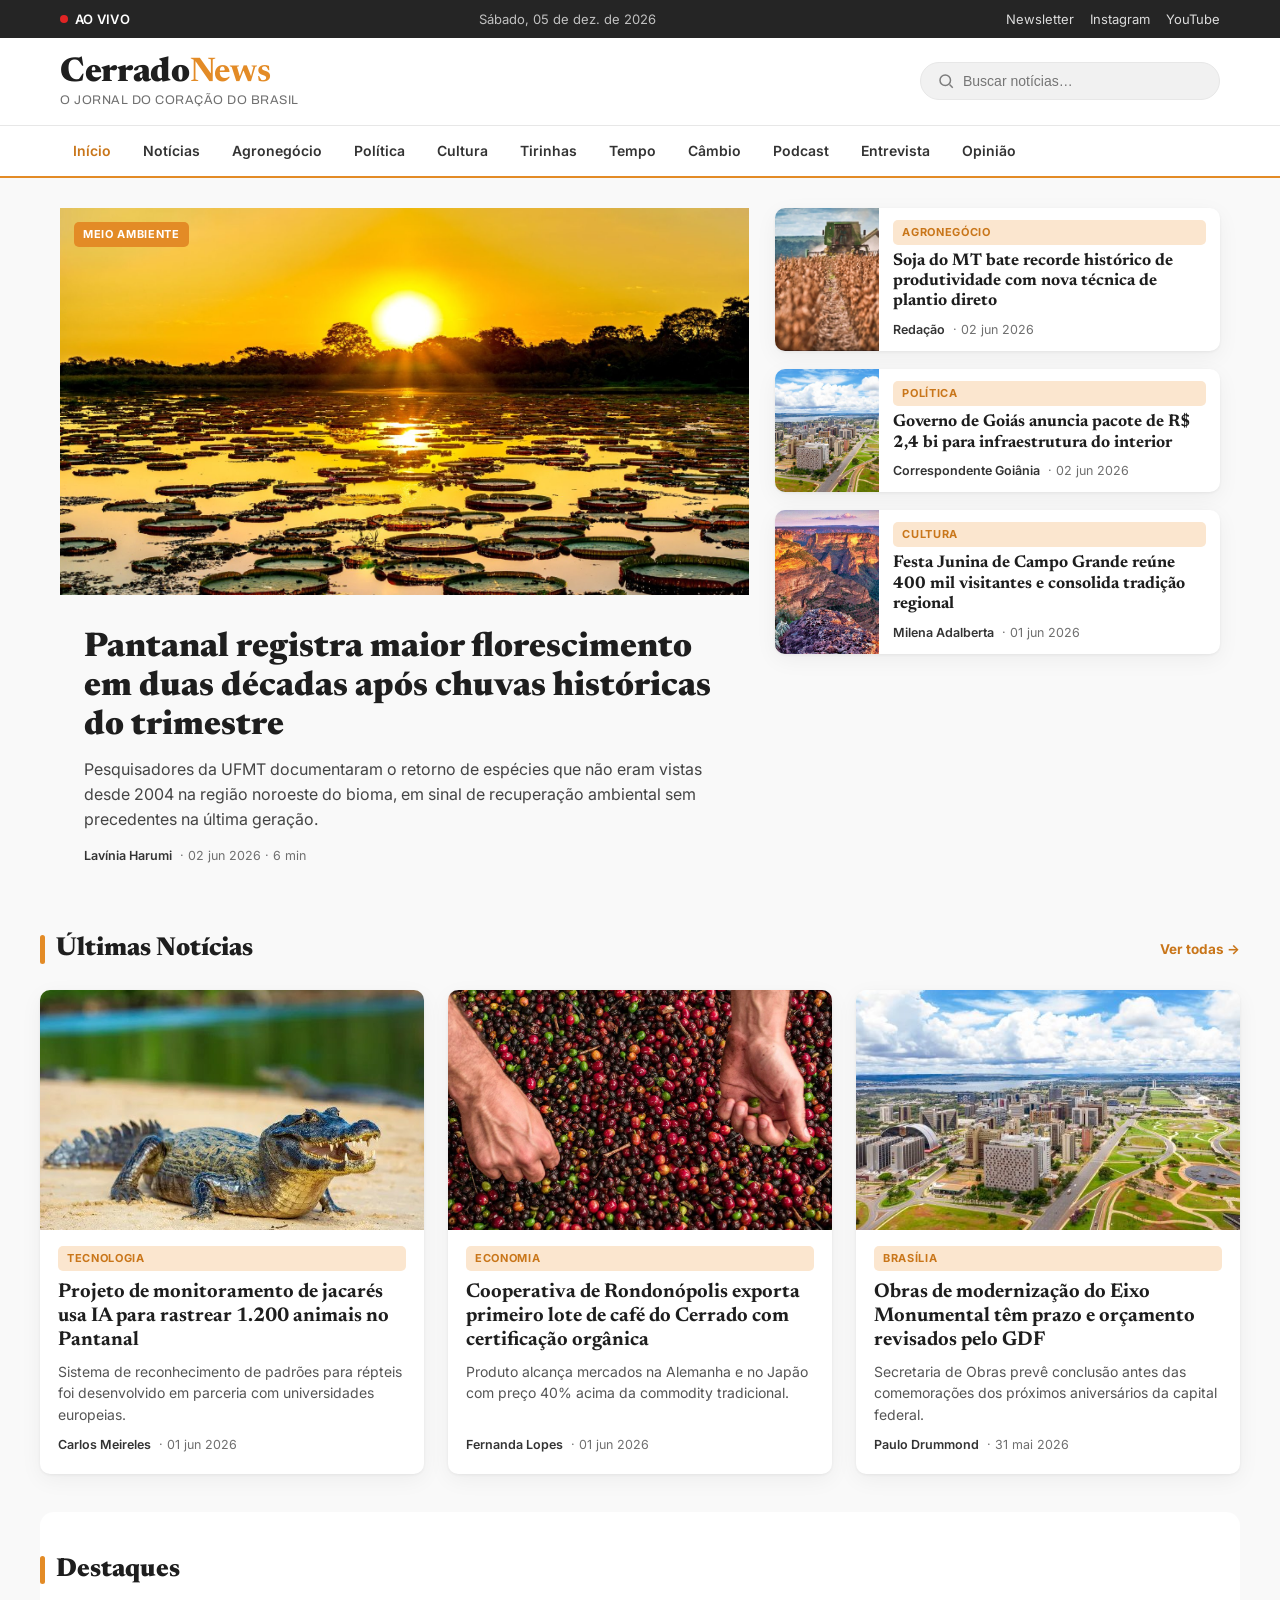
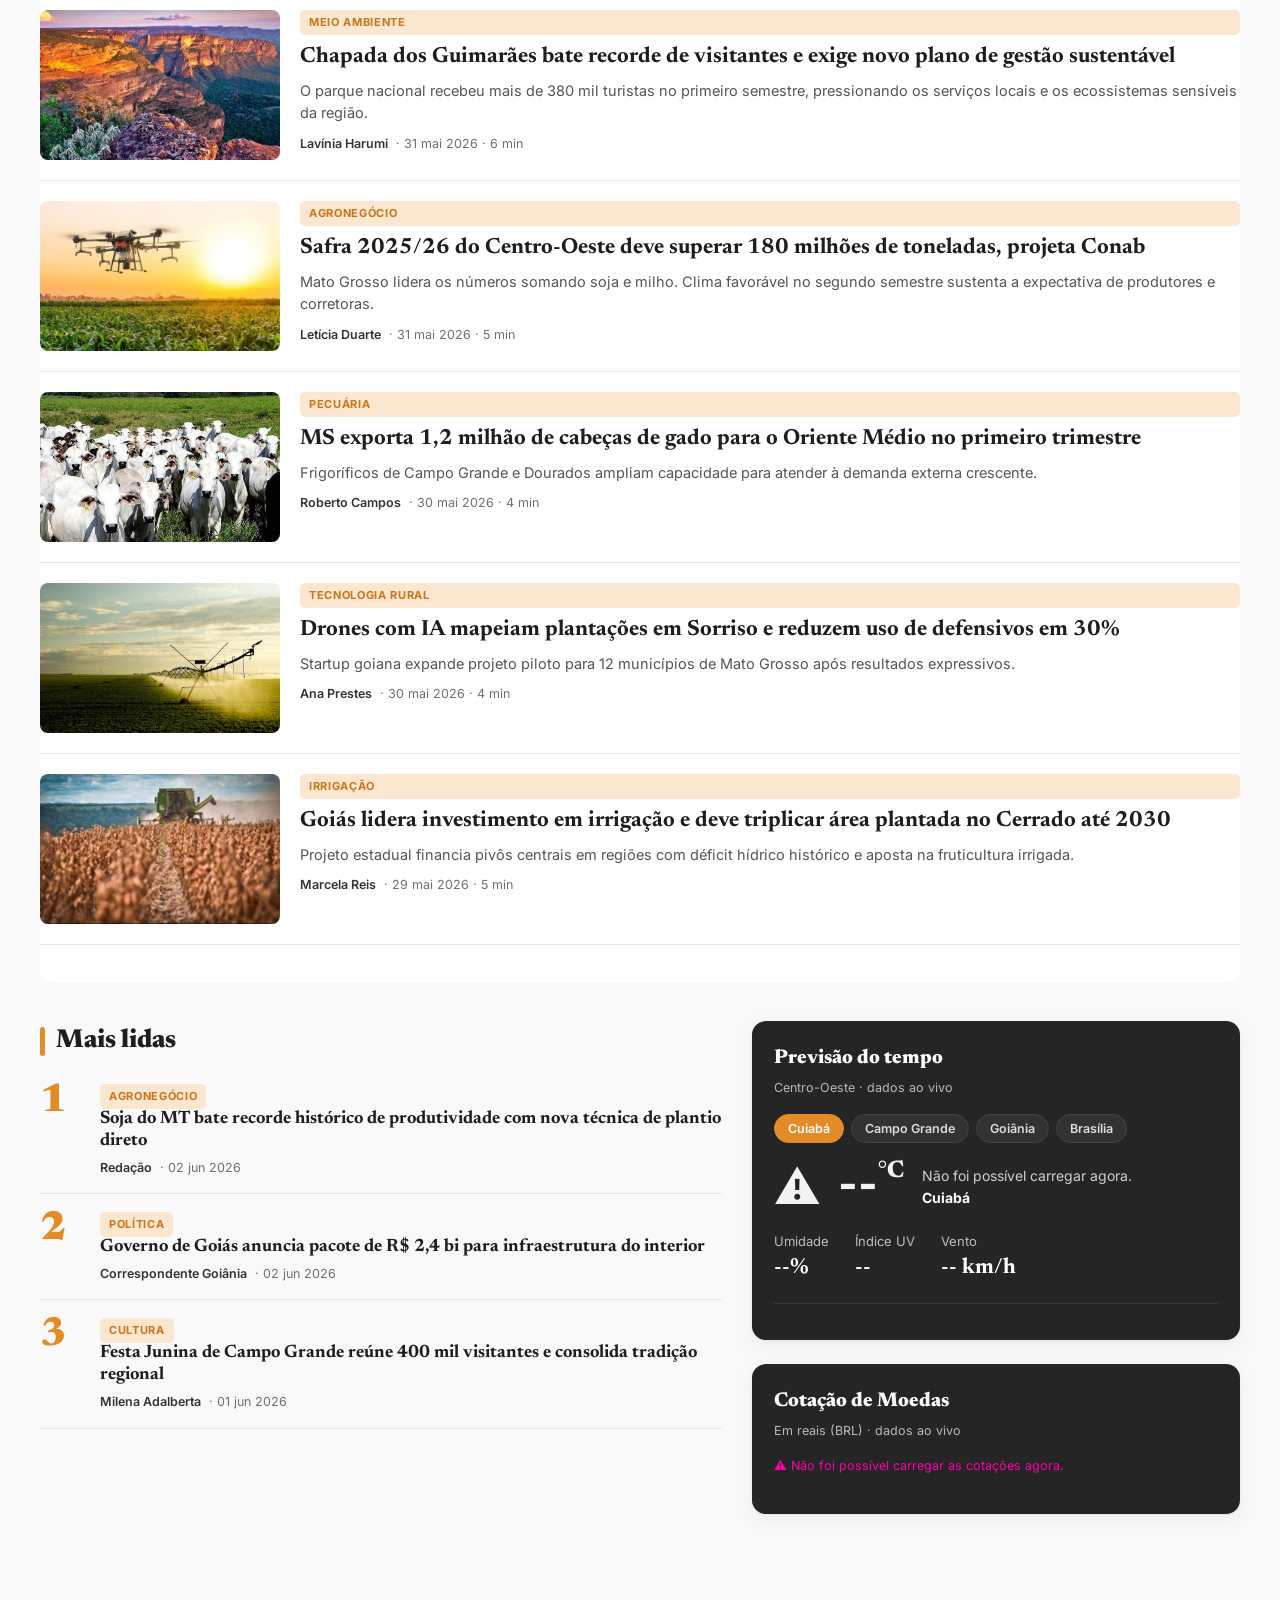
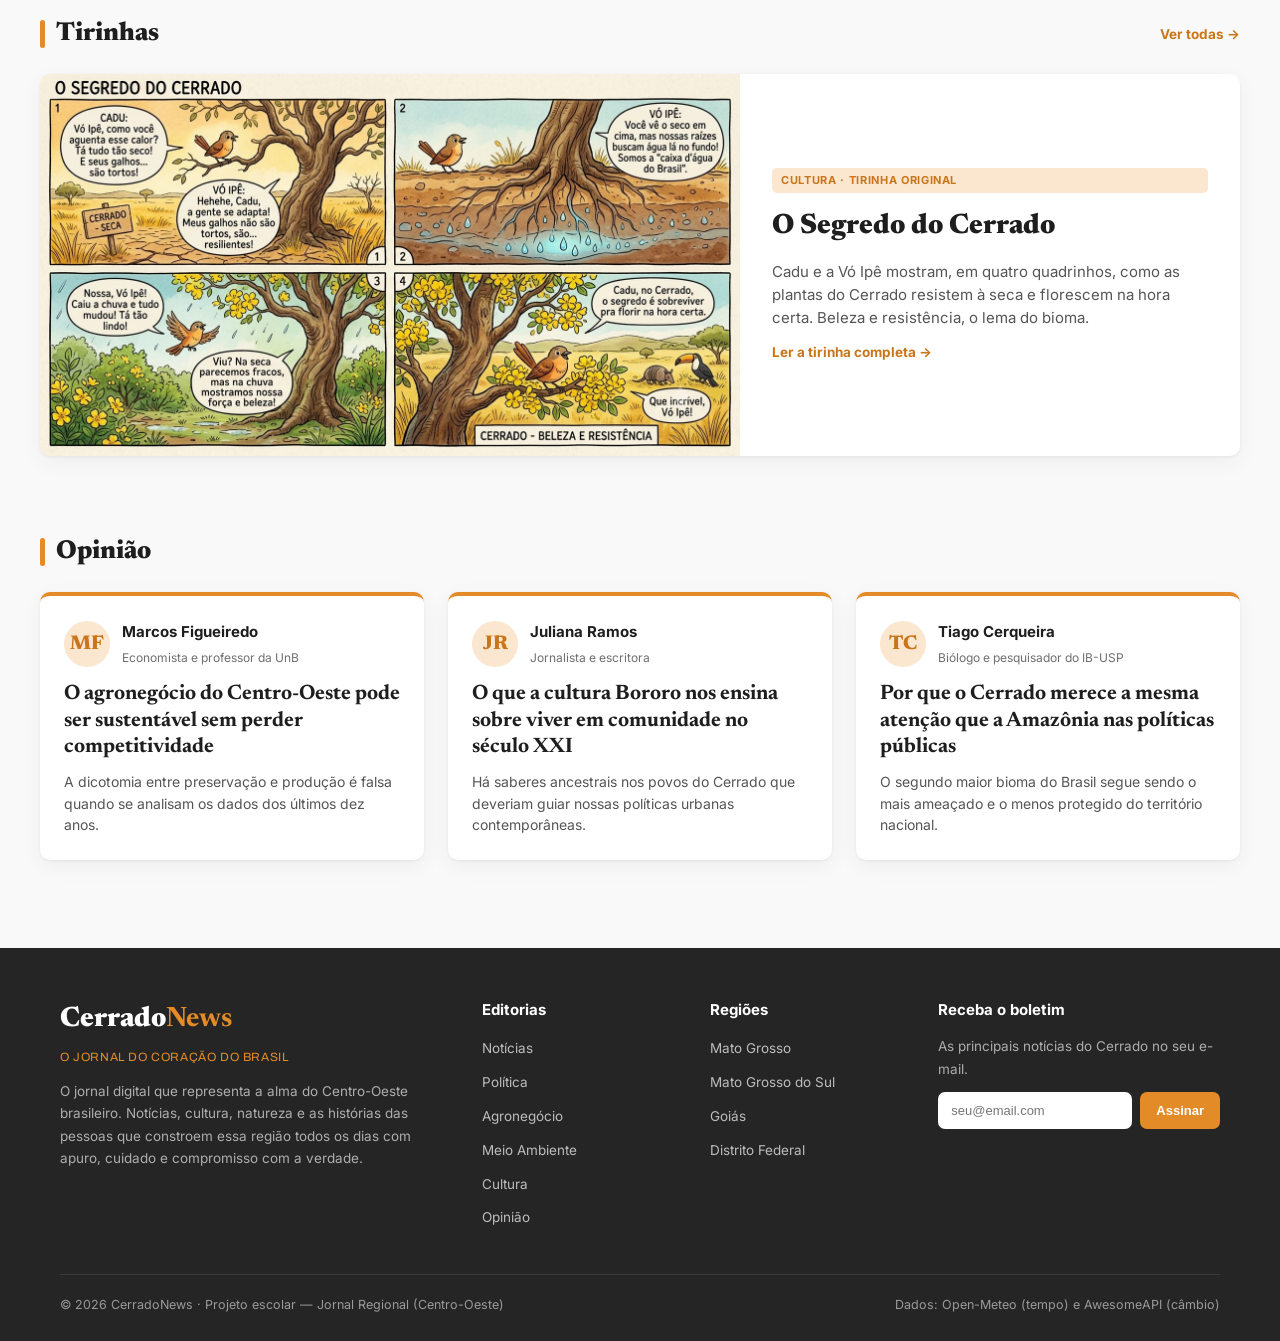
<file: index.html>
<!DOCTYPE html>
<html lang="pt-BR">
<head>
<meta charset="UTF-8">
<meta name="viewport" content="width=device-width, initial-scale=1.0">
<title>CerradoNews — O Jornal do Coração do Brasil</title>
<meta name="description" content="O jornal digital que representa a alma do Centro-Oeste brasileiro: notícias, cultura, natureza e agronegócio de GO, MT, MS e DF.">
<link rel="preconnect" href="https://fonts.googleapis.com">
<link rel="preconnect" href="https://fonts.gstatic.com" crossorigin>
<link href="https://fonts.googleapis.com/css2?family=Newsreader:ital,opsz,wght@0,6..72,400;0,6..72,500;0,6..72,700;0,6..72,800;1,6..72,400;1,6..72,500&family=Inter:wght@400;500;600;700;800&family=Archivo:wght@400;500;600&family=Spectral:wght@400;500;600&display=swap" rel="stylesheet">
<link rel="stylesheet" href="css/style.css">
<style>
@import url('https://fonts.googleapis.com/css2?family=Newsreader:ital,opsz,wght@0,6..72,400;0,6..72,500;0,6..72,700;0,6..72,800;1,6..72,400;1,6..72,500&family=Inter:wght@400;500;600;700;800&family=Archivo:wght@400;500;600&family=Spectral:wght@400;500;600&display=swap');
:root{--orange:#e38b26;--orange-dark:#c9761a;--orange-tint:#fbe6cf;--ink:#1e1e1e;--dark:#252525;--dark-2:#323232;--bg:#f9f9f9;--card:#ffffff;--muted:#6f6f6f;--line:#e7e7e7;--live:#e02424;--maxw:1200px;--radius:10px;--shadow:0 1px 3px rgba(0,0,0,.06),0 6px 22px rgba(0,0,0,.05)}
*{box-sizing:border-box;margin:0;padding:0}
html{scroll-behavior:smooth;scroll-padding-top:140px}
body{font-family:"Inter",system-ui,Arial,sans-serif;background:var(--bg);color:var(--ink);line-height:1.55;-webkit-font-smoothing:antialiased}
img{display:block;max-width:100%}
a{color:inherit;text-decoration:none}
.wrap{max-width:var(--maxw);margin:0 auto;padding:0 20px}
h1,h2,h3,h4,.serif{font-family:"Newsreader","Georgia",serif}
.topbar{background:var(--dark);color:#dcdcdc;font-size:13px}
.topbar .wrap{display:flex;align-items:center;justify-content:space-between;height:38px}
.topbar a:hover{color:#fff}
.live{display:inline-flex;align-items:center;gap:7px;color:#fff;font-weight:600;letter-spacing:.02em}
.live .dot{width:8px;height:8px;border-radius:50%;background:var(--live);box-shadow:0 0 0 0 rgba(224,36,36,.6);animation:pulse 1.6s infinite}
@keyframes pulse{0%{box-shadow:0 0 0 0 rgba(224,36,36,.55)}70%{box-shadow:0 0 0 8px rgba(224,36,36,0)}100%{box-shadow:0 0 0 0 rgba(224,36,36,0)}}
.topbar .date{opacity:.85}
.topbar .social{display:flex;gap:16px}
.masthead{background:var(--card);border-bottom:1px solid var(--line)}
.masthead .wrap{display:flex;align-items:center;justify-content:space-between;gap:24px;padding:18px 20px}
.brand{display:flex;flex-direction:column;line-height:1}
.brand .logo{font-family:"Newsreader",serif;font-weight:800;font-size:34px;letter-spacing:-.01em;color:var(--ink)}
.brand .logo b{color:var(--orange)}
.brand .tagline{font-family:"Archivo",Inter,sans-serif;font-size:12.5px;color:var(--muted);margin-top:4px;letter-spacing:.04em;text-transform:uppercase}
.search{display:flex;align-items:center;gap:8px;background:#f1f1f1;border:1px solid var(--line);border-radius:999px;padding:9px 16px;min-width:300px}
.search input{border:0;background:transparent;outline:0;font-size:14px;width:100%;color:var(--ink)}
.search svg{flex:0 0 auto;opacity:.55}
.nav{background:var(--card);border-bottom:2px solid var(--orange);position:sticky;top:0;z-index:50}
.nav .wrap{display:flex;align-items:center;gap:6px;height:50px;overflow-x:auto}
.nav a{font-size:14px;font-weight:600;color:#333;padding:8px 13px;border-radius:7px;white-space:nowrap;transition:.15s}
.nav a:hover{background:var(--orange-tint);color:var(--orange-dark)}
.nav a.active{color:var(--orange-dark)}
.sec{padding:38px 0}
.sec-head{display:flex;align-items:center;justify-content:space-between;margin-bottom:20px}
.sec-title{font-size:26px;font-weight:800;position:relative;padding-left:16px}
.sec-title::before{content:"";position:absolute;left:0;top:6px;bottom:6px;width:5px;background:var(--orange);border-radius:3px}
.see-all{font-family:"Inter";font-size:13.5px;font-weight:700;color:var(--orange-dark)}
.see-all:hover{text-decoration:underline}
.cat{display:inline-block;font-family:"Inter";font-size:11px;font-weight:700;text-transform:uppercase;letter-spacing:.06em;color:var(--orange-dark);background:var(--orange-tint);padding:4px 9px;border-radius:5px}
.meta{font-family:"Inter";font-size:12.5px;color:var(--muted);display:flex;gap:8px;align-items:center;flex-wrap:wrap}
.meta b{color:#333;font-weight:600}
.hero{padding-top:30px}
.hero-grid{display:grid;grid-template-columns:1.55fr 1fr;gap:26px}
.feature{background:var(--card);border-radius:var(--radius);overflow:hidden;box-shadow:var(--shadow)}
.feature .ph{position:relative;aspect-ratio:16/9;overflow:hidden}
.feature .ph img{width:100%;height:100%;object-fit:cover;transition:.4s}
.feature:hover .ph img{transform:scale(1.04)}
.feature .body{padding:22px 24px 26px}
.feature h2{font-size:34px;line-height:1.14;margin:12px 0 12px;font-weight:800}
.feature p{color:#444;font-size:16px;margin-bottom:14px}
.feature .cat{position:absolute;top:14px;left:14px;background:var(--orange);color:#fff}
.side{display:flex;flex-direction:column;gap:18px}
.mini{display:grid;grid-template-columns:104px 1fr;gap:14px;background:var(--card);border-radius:var(--radius);overflow:hidden;box-shadow:var(--shadow);padding:0}
.mini .ph{width:104px;height:100%;min-height:104px;overflow:hidden}
.mini .ph img{width:100%;height:100%;object-fit:cover}
.mini .body{padding:12px 14px 12px 0;display:flex;flex-direction:column;gap:7px;justify-content:center}
.mini h3{font-size:17px;line-height:1.2;font-weight:700}
.mini:hover h3{color:var(--orange-dark)}
.cards{display:grid;grid-template-columns:repeat(3,1fr);gap:24px}
.card{background:var(--card);border-radius:var(--radius);overflow:hidden;box-shadow:var(--shadow);display:flex;flex-direction:column}
.card .ph{aspect-ratio:16/10;overflow:hidden}
.card .ph img{width:100%;height:100%;object-fit:cover;transition:.4s}
.card:hover .ph img{transform:scale(1.05)}
.card .body{padding:16px 18px 20px;display:flex;flex-direction:column;gap:9px;flex:1}
.card h3{font-size:20px;line-height:1.2;font-weight:700}
.card:hover h3{color:var(--orange-dark)}
.card p{color:#555;font-size:14px;flex:1}
.list-row{display:grid;grid-template-columns:240px 1fr;gap:20px;padding:20px 0;border-bottom:1px solid var(--line)}
.list-row:first-child{padding-top:0}
.list-row .ph{aspect-ratio:16/10;border-radius:8px;overflow:hidden}
.list-row .ph img{width:100%;height:100%;object-fit:cover;transition:.4s}
.list-row:hover .ph img{transform:scale(1.05)}
.list-row .body{display:flex;flex-direction:column;gap:9px}
.list-row h3{font-size:22px;line-height:1.2;font-weight:700}
.list-row:hover h3{color:var(--orange-dark)}
.list-row p{color:#555;font-size:14.5px}
.lower{display:grid;grid-template-columns:1.4fr 1fr;gap:30px;align-items:start}
.ranked{counter-reset:rk}
.ranked .item{display:grid;grid-template-columns:46px 1fr;gap:14px;padding:16px 0;border-bottom:1px solid var(--line)}
.ranked .item:first-child{padding-top:0}
.ranked .num{counter-increment:rk;font-family:"Newsreader",serif;font-size:40px;font-weight:800;color:var(--orange);line-height:1}
.ranked .num::before{content:counter(rk)}
.ranked h3{font-size:18px;line-height:1.22;font-weight:700;margin-bottom:5px}
.ranked .item:hover h3{color:var(--orange-dark)}
.widget{background:var(--dark);color:#f3f3f3;border-radius:14px;padding:22px;margin-bottom:24px;box-shadow:var(--shadow)}
.widget h3{font-size:20px;font-weight:800;color:#fff;margin-bottom:4px}
.widget .sub{font-size:12.5px;color:#b9b9b9;margin-bottom:16px}
.wx-tabs{display:flex;gap:7px;flex-wrap:wrap;margin-bottom:18px}
.wx-tabs button{font-family:"Inter";font-size:12.5px;font-weight:600;color:#dcdcdc;background:var(--dark-2);border:1px solid #444;border-radius:999px;padding:6px 13px;cursor:pointer;transition:.15s}
.wx-tabs button.active,.wx-tabs button:hover{background:var(--orange);border-color:var(--orange);color:#fff}
.wx-now{display:flex;align-items:center;gap:18px;margin-bottom:18px}
.wx-now .ico{font-size:46px;line-height:1}
.wx-temp{font-family:"Newsreader",serif;font-size:58px;font-weight:800;line-height:.9}
.wx-temp span{font-size:24px;vertical-align:top}
.wx-desc{font-size:14px;color:#cfcfcf}
.wx-desc .city{font-weight:700;color:#fff}
.wx-stats{display:flex;gap:26px;margin-bottom:18px}
.wx-stats div{font-size:13px;color:#bdbdbd}
.wx-stats b{display:block;font-family:"Newsreader",serif;font-size:22px;color:#fff;font-weight:700}
.wx-forecast{display:grid;grid-template-columns:repeat(4,1fr);gap:8px;border-top:1px solid #3a3a3a;padding-top:14px}
.wx-forecast .d{text-align:center;font-size:12px;color:#bdbdbd}
.wx-forecast .d .e{font-size:22px;margin:3px 0}
.wx-forecast .d b{color:#fff;font-size:13px}
.fx-row{display:flex;align-items:center;justify-content:space-between;padding:13px 0;border-bottom:1px solid #3a3a3a}
.fx-row:last-child{border-bottom:0}
.fx-name{display:flex;align-items:center;gap:11px;font-size:14px}
.fx-name .sym{width:34px;height:34px;border-radius:50%;background:var(--dark-2);display:grid;place-items:center;font-size:16px;font-weight:700;color:var(--orange)}
.fx-val{text-align:right;font-family:"Spectral",serif}
.fx-val .price{font-size:18px;font-weight:600;color:#fff}
.fx-val .chg{font-size:12px;font-family:"Inter"}
.up{color:#4ade80}.down{color:#f87171}
.fx-foot{font-size:11px;color:#9a9a9a;margin-top:14px;text-align:right}
.strip{background:var(--card);border-radius:var(--radius);box-shadow:var(--shadow);overflow:hidden;display:grid;grid-template-columns:1.4fr 1fr}
.strip .ph{background:#f3ead9}
.strip .ph img{width:100%;height:100%;object-fit:contain}
.strip .body{padding:30px 32px;display:flex;flex-direction:column;justify-content:center;gap:12px}
.strip .body h3{font-size:28px;font-weight:800}
.strip .body p{color:#555;font-size:15px}
.op-grid{display:grid;grid-template-columns:repeat(3,1fr);gap:24px}
.op{background:var(--card);border-radius:var(--radius);box-shadow:var(--shadow);padding:24px;border-top:4px solid var(--orange)}
.op .who{display:flex;align-items:center;gap:12px;margin-bottom:14px}
.op .av{width:46px;height:46px;border-radius:50%;background:var(--orange-tint);color:var(--orange-dark);display:grid;place-items:center;font-weight:800;font-family:"Newsreader",serif;font-size:20px}
.op .who b{font-size:15px;display:block}
.op .who span{font-size:12px;color:var(--muted)}
.op h3{font-size:21px;line-height:1.25;font-weight:700;margin-bottom:10px}
.op:hover h3{color:var(--orange-dark)}
.op p{font-size:14px;color:#555}
footer{background:var(--dark);color:#cfcfcf;margin-top:50px;padding:50px 0 26px}
.foot-grid{display:grid;grid-template-columns:2fr 1fr 1fr 1.4fr;gap:34px}
footer .logo{font-family:"Newsreader",serif;font-weight:800;font-size:28px;color:#fff}
footer .logo b{color:var(--orange)}
footer .tagline{font-family:"Archivo",Inter;font-size:12px;text-transform:uppercase;letter-spacing:.05em;color:var(--orange);margin:6px 0 14px}
footer p.desc{font-size:13.5px;line-height:1.65;color:#aeaeae;max-width:380px}
footer h4{color:#fff;font-size:15px;margin-bottom:14px;font-family:"Inter";font-weight:700}
footer ul{list-style:none}
footer li{margin-bottom:9px}
footer li a{font-size:13.5px;color:#bdbdbd}
footer li a:hover{color:var(--orange)}
.news-form{display:flex;gap:8px;margin-top:12px}
.news-form input{flex:1;border:0;border-radius:7px;padding:11px 13px;font-size:13px}
.news-form button{background:var(--orange);color:#fff;border:0;border-radius:7px;padding:0 16px;font-weight:700;cursor:pointer;font-size:13px}
.foot-bottom{border-top:1px solid #3a3a3a;margin-top:36px;padding-top:20px;display:flex;justify-content:space-between;flex-wrap:wrap;gap:10px;font-size:12.5px;color:#9a9a9a}
#searchPanel{display:none;background:var(--card);border-bottom:1px solid var(--line)}
#searchPanel.open{display:block}
#searchPanel .wrap{padding:20px}
#searchResults{display:grid;gap:10px;margin-top:8px}
.sr{display:grid;grid-template-columns:90px 1fr;gap:14px;padding:10px;border:1px solid var(--line);border-radius:8px}
.sr img{width:90px;height:60px;object-fit:cover;border-radius:6px}
.sr h4{font-size:16px}
.sr span{font-size:12px;color:var(--muted)}
.article{max-width:760px;margin:40px auto;padding:0 20px}
.article .cat{margin-bottom:14px}
.article h1{font-size:40px;line-height:1.12;font-weight:800;margin-bottom:16px}
.article .lead{font-size:20px;color:#444;line-height:1.5;margin-bottom:18px;font-family:"Newsreader",serif;font-style:italic}
.article .byline{display:flex;gap:10px;align-items:center;border-top:1px solid var(--line);border-bottom:1px solid var(--line);padding:14px 0;margin-bottom:22px}
.article .byline .av{width:42px;height:42px;border-radius:50%;background:var(--orange-tint);color:var(--orange-dark);display:grid;place-items:center;font-weight:800;font-family:"Newsreader",serif}
.article .hero-img{border-radius:var(--radius);overflow:hidden;margin-bottom:8px}
.article .hero-img img{width:100%}
.article figcaption{font-size:12.5px;color:var(--muted);margin-bottom:24px}
.article .content p{font-size:17.5px;line-height:1.8;margin-bottom:20px;color:#2a2a2a}
.article .content h2{font-size:26px;margin:30px 0 12px}
.article .content blockquote{border-left:4px solid var(--orange);padding:6px 0 6px 20px;margin:24px 0;font-family:"Newsreader",serif;font-size:21px;font-style:italic;color:#333}
.back{display:inline-flex;gap:8px;align-items:center;color:var(--orange-dark);font-weight:700;font-size:14px;margin-bottom:24px}
.page-hero{background:var(--dark);color:#fff;padding:46px 0}
.page-hero h1{font-size:38px;font-weight:800}
.page-hero p{color:#c9c9c9;margin-top:8px;max-width:620px}
.media-card{background:var(--card);border-radius:var(--radius);box-shadow:var(--shadow);overflow:hidden;max-width:860px;margin:0 auto}
.media-card .head{padding:26px 30px;border-bottom:1px solid var(--line)}
.media-card .head h2{font-size:26px;font-weight:800}
.media-card .head p{color:#555;margin-top:6px}
.media-card .pad{padding:26px 30px}
.video-frame{aspect-ratio:16/9;background:#000}
.video-frame iframe{width:100%;height:100%;border:0}
.audio-player{display:flex;align-items:center;gap:16px;background:var(--dark);color:#fff;border-radius:12px;padding:18px 22px}
.audio-player button{width:54px;height:54px;border-radius:50%;border:0;background:var(--orange);color:#fff;font-size:22px;cursor:pointer;flex:0 0 auto}
.episode{display:flex;gap:14px;padding:14px 0;border-bottom:1px solid var(--line)}
.episode .n{width:34px;height:34px;border-radius:8px;background:var(--orange-tint);color:var(--orange-dark);display:grid;place-items:center;font-weight:800}
.tirinha-full{background:#f3ead9;border-radius:var(--radius);padding:18px;box-shadow:var(--shadow);margin-bottom:26px}
.tirinha-full img{margin:0 auto;border-radius:6px}
.tirinha-full .cap{text-align:center;font-family:"Newsreader",serif;font-style:italic;color:#555;margin-top:12px}
@media(max-width:920px){.hero-grid,.lower,.strip{grid-template-columns:1fr}.cards,.op-grid{grid-template-columns:1fr 1fr}.foot-grid{grid-template-columns:1fr 1fr}.feature h2{font-size:28px}}
@media(max-width:620px){.masthead .wrap{flex-direction:column;align-items:flex-start;gap:12px}.search{min-width:0;width:100%}.cards,.op-grid,.foot-grid{grid-template-columns:1fr}.list-row{grid-template-columns:1fr}.feature h2{font-size:24px}.article h1{font-size:30px}.topbar .social{display:none}.sec-title{font-size:22px}}
</style>
</head>
<body>

<!-- TOPBAR -->
<div class="topbar">
  <div class="wrap">
    <span class="live"><span class="dot"></span> AO VIVO</span>
    <span class="date" id="topDate">Carregando…</span>
    <div class="social">
      <a href="#">Newsletter</a><a href="#">Instagram</a><a href="#">YouTube</a>
    </div>
  </div>
</div>

<!-- MASTHEAD -->
<header class="masthead">
  <div class="wrap">
    <a class="brand" href="index.html">
      <span class="logo">Cerrado<b>News</b></span>
      <span class="tagline">O Jornal do Coração do Brasil</span>
    </a>
    <label class="search">
      <svg width="18" height="18" viewBox="0 0 24 24" fill="none" stroke="currentColor" stroke-width="2"><circle cx="11" cy="11" r="7"/><path d="m21 21-4.3-4.3"/></svg>
      <input type="text" id="searchInput" placeholder="Buscar notícias…" autocomplete="off">
    </label>
  </div>
</header>

<!-- NAV -->
<nav class="nav">
  <div class="wrap">
    <a href="index.html" class="active">Início</a>
    <a href="#ultimas">Notícias</a>
    <a href="#destaques">Agronegócio</a>
    <a href="#mais-lidas">Política</a>
    <a href="#tirinhas">Cultura</a>
    <a href="tirinhas.html">Tirinhas</a>
    <a href="#tempo">Tempo</a>
    <a href="#cambio">Câmbio</a>
    <a href="podcast.html">Podcast</a>
    <a href="entrevista.html">Entrevista</a>
    <a href="#opiniao">Opinião</a>
  </div>
</nav>

<!-- SEARCH PANEL -->
<div id="searchPanel">
  <div class="wrap">
    <strong id="searchTitle"></strong>
    <div id="searchResults"></div>
  </div>
</div>

<!-- HERO -->
<section class="hero wrap" id="inicio">
  <div class="hero-grid">
    <div id="heroSlot"></div>
    <div class="side" id="heroSide"></div>
  </div>
</section>

<!-- ÚLTIMAS -->
<section class="sec wrap" id="ultimas">
  <div class="sec-head">
    <h2 class="sec-title">Últimas Notícias</h2>
    <a class="see-all" href="#destaques">Ver todas →</a>
  </div>
  <div class="cards" id="ultimasSlot"></div>
</section>

<!-- DESTAQUES -->
<section class="sec wrap" id="destaques" style="background:#fff;border-radius:14px;">
  <div class="sec-head"><h2 class="sec-title">Destaques</h2></div>
  <div id="destaquesSlot"></div>
</section>

<!-- LOWER: Mais lidas + widgets -->
<section class="sec wrap">
  <div class="lower">
    <div id="mais-lidas">
      <div class="sec-head"><h2 class="sec-title">Mais lidas</h2></div>
      <div class="ranked" id="maisLidasSlot"></div>
    </div>
    <aside>
      <!-- TEMPO -->
      <div class="widget" id="tempo">
        <h3>Previsão do tempo</h3>
        <div class="sub">Centro-Oeste · dados ao vivo</div>
        <div class="wx-tabs" id="wxTabs"></div>
        <div class="wx-now">
          <div class="ico" id="wxIco">⏳</div>
          <div>
            <div class="wx-temp" id="wxTemp">--<span>°C</span></div>
          </div>
          <div class="wx-desc"><span id="wxDesc">Carregando…</span><br><span class="city" id="wxCity"></span></div>
        </div>
        <div class="wx-stats">
          <div>Umidade<b id="wxHum">--%</b></div>
          <div>Índice UV<b id="wxUv">--</b></div>
          <div>Vento<b id="wxWind">-- km/h</b></div>
        </div>
        <div class="wx-forecast" id="wxForecast"></div>
      </div>
      <!-- CÂMBIO -->
      <div class="widget" id="cambio">
        <h3>Cotação de Moedas</h3>
        <div class="sub">Em reais (BRL) · dados ao vivo</div>
        <div id="fxSlot"><div class="sub">Carregando cotações…</div></div>
        <div class="fx-foot" id="fxFoot"></div>
      </div>
    </aside>
  </div>
</section>

<!-- TIRINHAS -->
<section class="sec wrap" id="tirinhas">
  <div class="sec-head">
    <h2 class="sec-title">Tirinhas</h2>
    <a class="see-all" href="tirinhas.html">Ver todas →</a>
  </div>
  <a class="strip" href="tirinhas.html">
    <div class="ph"><img src="img/tirinha-1.png" alt="Tirinha O Segredo do Cerrado"></div>
    <div class="body">
      <span class="cat">Cultura · Tirinha original</span>
      <h3>O Segredo do Cerrado</h3>
      <p>Cadu e a Vó Ipê mostram, em quatro quadrinhos, como as plantas do Cerrado resistem à seca e florescem na hora certa. Beleza e resistência, o lema do bioma.</p>
      <span class="see-all">Ler a tirinha completa →</span>
    </div>
  </a>
</section>

<!-- OPINIÃO -->
<section class="sec wrap" id="opiniao">
  <div class="sec-head"><h2 class="sec-title">Opinião</h2></div>
  <div class="op-grid" id="opiniaoSlot"></div>
</section>

<!-- FOOTER -->
<footer>
  <div class="wrap">
    <div class="foot-grid">
      <div>
        <div class="logo">Cerrado<b>News</b></div>
        <div class="tagline">O Jornal do Coração do Brasil</div>
        <p class="desc">O jornal digital que representa a alma do Centro-Oeste brasileiro. Notícias, cultura, natureza e as histórias das pessoas que constroem essa região todos os dias com apuro, cuidado e compromisso com a verdade.</p>
      </div>
      <div>
        <h4>Editorias</h4>
        <ul>
          <li><a href="#ultimas">Notícias</a></li>
          <li><a href="#mais-lidas">Política</a></li>
          <li><a href="#destaques">Agronegócio</a></li>
          <li><a href="#destaques">Meio Ambiente</a></li>
          <li><a href="#tirinhas">Cultura</a></li>
          <li><a href="#opiniao">Opinião</a></li>
        </ul>
      </div>
      <div>
        <h4>Regiões</h4>
        <ul>
          <li><a href="#">Mato Grosso</a></li>
          <li><a href="#">Mato Grosso do Sul</a></li>
          <li><a href="#">Goiás</a></li>
          <li><a href="#">Distrito Federal</a></li>
        </ul>
      </div>
      <div>
        <h4>Receba o boletim</h4>
        <p class="desc" style="margin-bottom:0">As principais notícias do Cerrado no seu e-mail.</p>
        <form class="news-form" onsubmit="return cerradoNewsletter(event)">
          <input type="email" placeholder="seu@email.com" required>
          <button type="submit">Assinar</button>
        </form>
        <p class="desc" id="newsMsg" style="margin-top:8px"></p>
      </div>
    </div>
    <div class="foot-bottom">
      <span>© 2026 CerradoNews · Projeto escolar — Jornal Regional (Centro-Oeste)</span>
      <span>Dados: Open-Meteo (tempo) e AwesomeAPI (câmbio)</span>
    </div>
  </div>
</footer>

<script src="js/data.js"></script>
<script src="js/app.js"></script>
</body>
</html>
</file>
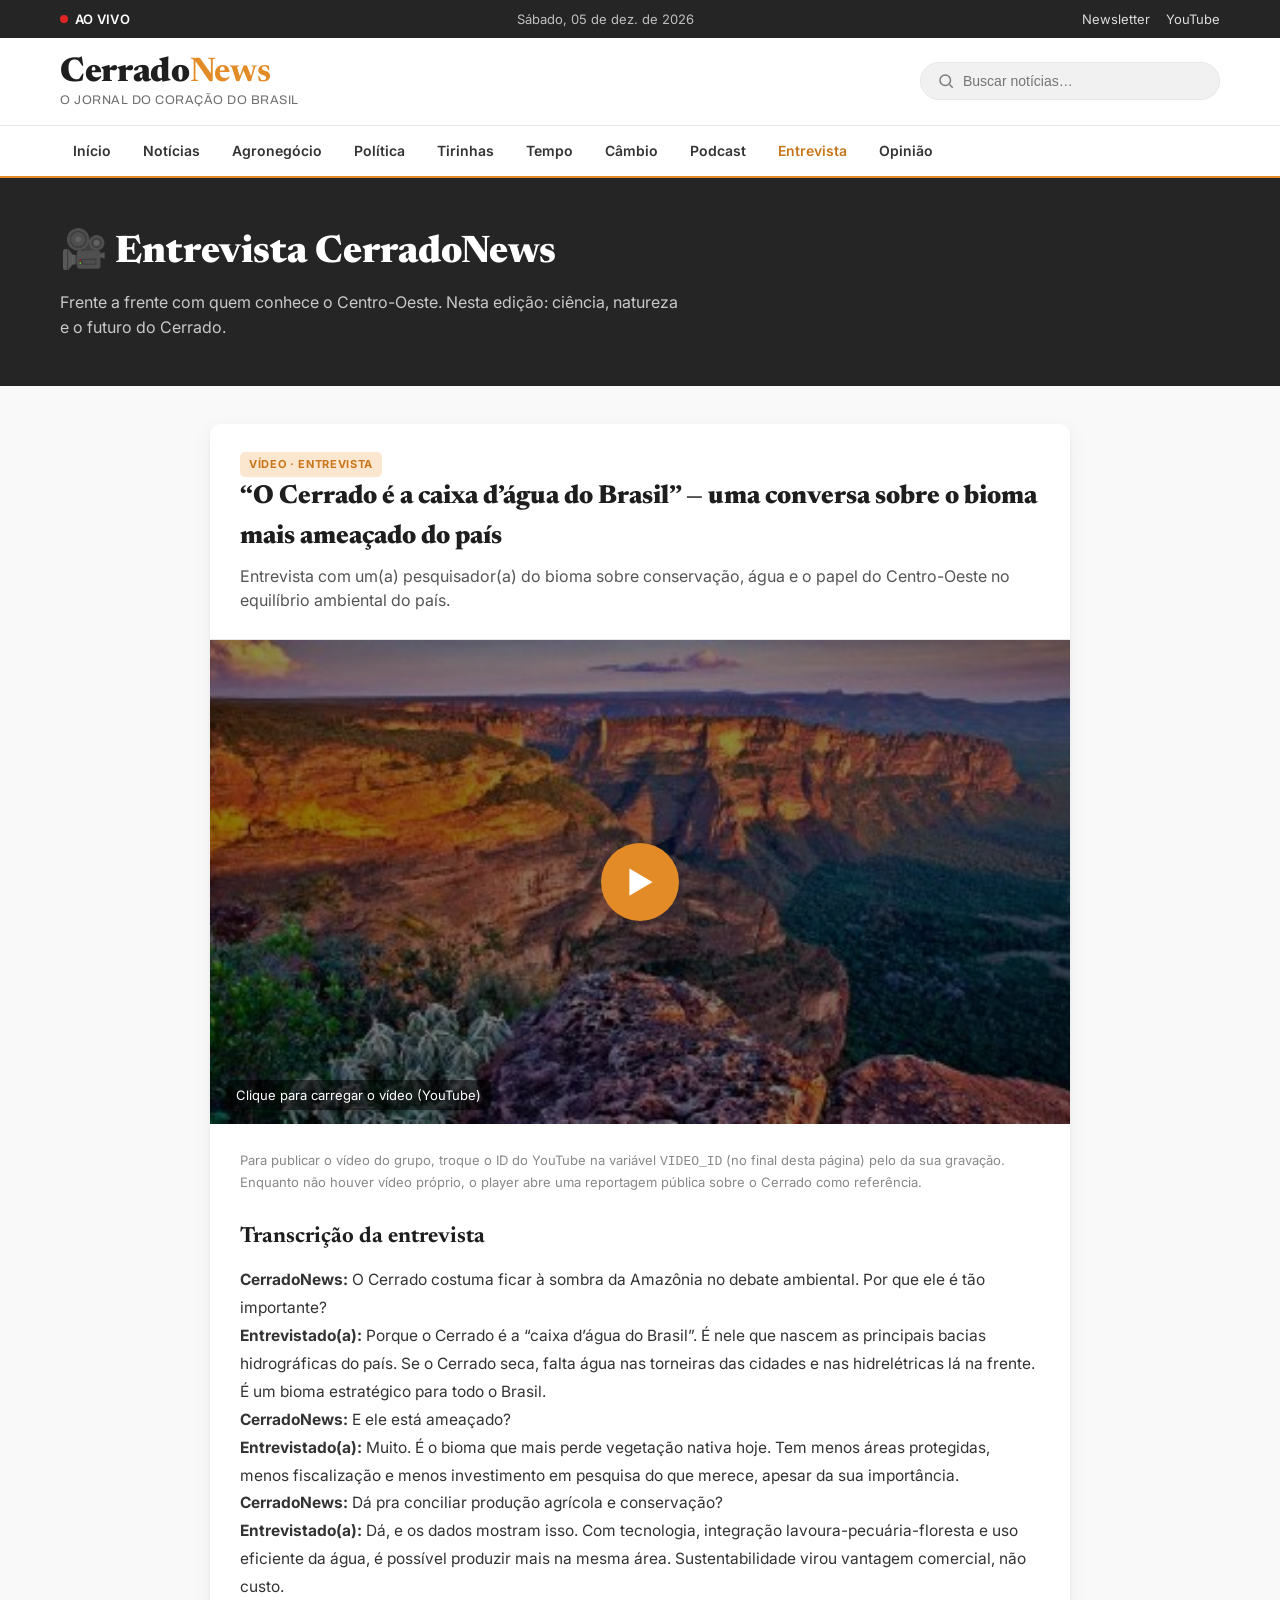
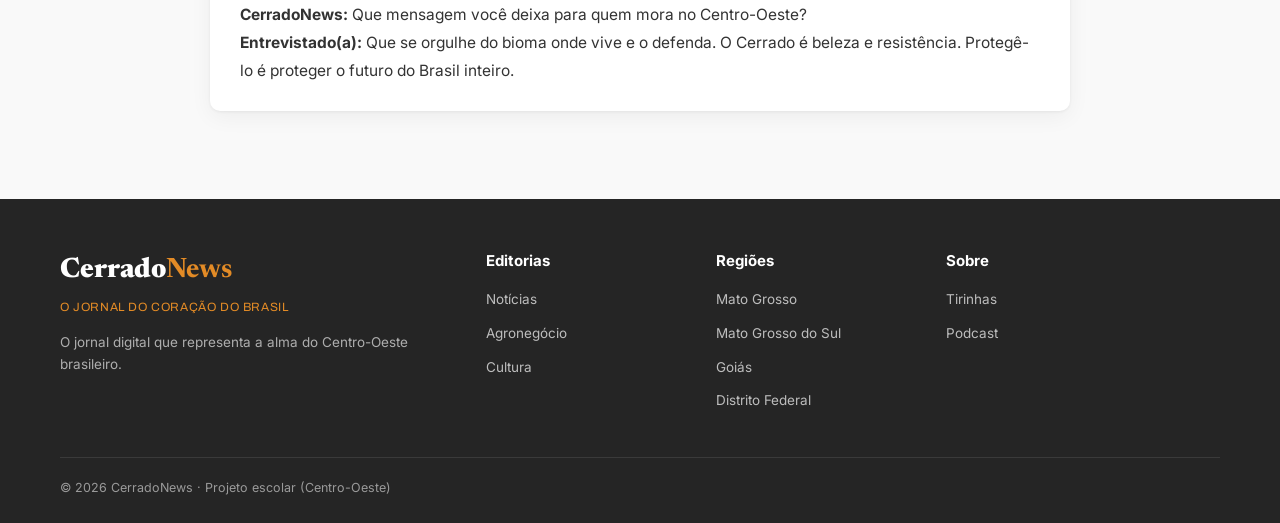
<file: entrevista.html>
<!DOCTYPE html>
<html lang="pt-BR">
<head>
<meta charset="UTF-8">
<meta name="viewport" content="width=device-width, initial-scale=1.0">
<title>CerradoNews — Entrevista</title>
<link rel="preconnect" href="https://fonts.googleapis.com"><link rel="preconnect" href="https://fonts.gstatic.com" crossorigin>
<link href="https://fonts.googleapis.com/css2?family=Newsreader:ital,opsz,wght@0,6..72,400;0,6..72,700;0,6..72,800;1,6..72,400&family=Inter:wght@400;500;600;700;800&family=Archivo:wght@400;500;600&display=swap" rel="stylesheet">
<link rel="stylesheet" href="css/style.css">
<script src="js/style-inline.js"></script>
</head>
<body>
<div class="topbar"><div class="wrap"><span class="live"><span class="dot"></span> AO VIVO</span><span class="date" id="topDate"></span><div class="social"><a href="#">Newsletter</a><a href="#">YouTube</a></div></div></div>
<header class="masthead"><div class="wrap"><a class="brand" href="index.html"><span class="logo">Cerrado<b>News</b></span><span class="tagline">O Jornal do Coração do Brasil</span></a><label class="search"><svg width="18" height="18" viewBox="0 0 24 24" fill="none" stroke="currentColor" stroke-width="2"><circle cx="11" cy="11" r="7"/><path d="m21 21-4.3-4.3"/></svg><input type="text" id="searchInput" placeholder="Buscar notícias…"></label></div></header>
<nav class="nav"><div class="wrap"><a href="index.html">Início</a><a href="index.html#ultimas">Notícias</a><a href="index.html#destaques">Agronegócio</a><a href="index.html#mais-lidas">Política</a><a href="tirinhas.html">Tirinhas</a><a href="index.html#tempo">Tempo</a><a href="index.html#cambio">Câmbio</a><a href="podcast.html">Podcast</a><a href="entrevista.html" class="active">Entrevista</a><a href="index.html#opiniao">Opinião</a></div></nav>
<div id="searchPanel"><div class="wrap"><strong id="searchTitle"></strong><div id="searchResults"></div></div></div>

<section class="page-hero"><div class="wrap"><h1>🎥 Entrevista CerradoNews</h1><p>Frente a frente com quem conhece o Centro-Oeste. Nesta edição: ciência, natureza e o futuro do Cerrado.</p></div></section>

<section class="sec wrap">
  <div class="media-card">
    <div class="head">
      <span class="cat">Vídeo · Entrevista</span>
      <h2>“O Cerrado é a caixa d’água do Brasil” — uma conversa sobre o bioma mais ameaçado do país</h2>
      <p>Entrevista com um(a) pesquisador(a) do bioma sobre conservação, água e o papel do Centro-Oeste no equilíbrio ambiental do país.</p>
    </div>
    <div class="video-frame" id="videoBox" style="position:relative;cursor:pointer">
      <img src="img/chapada.jpg" alt="Entrevista" style="width:100%;height:100%;object-fit:cover;opacity:.55">
      <div style="position:absolute;inset:0;display:grid;place-items:center;flex-direction:column">
        <div style="width:78px;height:78px;border-radius:50%;background:var(--orange);display:grid;place-items:center;color:#fff;font-size:30px">▶</div>
      </div>
      <span style="position:absolute;bottom:14px;left:16px;color:#fff;font-size:13px;background:rgba(0,0,0,.5);padding:5px 10px;border-radius:6px">Clique para carregar o vídeo (YouTube)</span>
    </div>
    <div class="pad">
      <p style="font-size:13px;color:#888">Para publicar o vídeo do grupo, troque o ID do YouTube na variável <code>VIDEO_ID</code> (no final desta página) pelo da sua gravação. Enquanto não houver vídeo próprio, o player abre uma reportagem pública sobre o Cerrado como referência.</p>

      <h3 class="serif" style="font-size:22px;margin:28px 0 12px">Transcrição da entrevista</h3>
      <div class="content" style="font-size:15.5px;line-height:1.8;color:#333">
        <p><b>CerradoNews:</b> O Cerrado costuma ficar à sombra da Amazônia no debate ambiental. Por que ele é tão importante?</p>
        <p><b>Entrevistado(a):</b> Porque o Cerrado é a “caixa d’água do Brasil”. É nele que nascem as principais bacias hidrográficas do país. Se o Cerrado seca, falta água nas torneiras das cidades e nas hidrelétricas lá na frente. É um bioma estratégico para todo o Brasil.</p>
        <p><b>CerradoNews:</b> E ele está ameaçado?</p>
        <p><b>Entrevistado(a):</b> Muito. É o bioma que mais perde vegetação nativa hoje. Tem menos áreas protegidas, menos fiscalização e menos investimento em pesquisa do que merece, apesar da sua importância.</p>
        <p><b>CerradoNews:</b> Dá pra conciliar produção agrícola e conservação?</p>
        <p><b>Entrevistado(a):</b> Dá, e os dados mostram isso. Com tecnologia, integração lavoura-pecuária-floresta e uso eficiente da água, é possível produzir mais na mesma área. Sustentabilidade virou vantagem comercial, não custo.</p>
        <p><b>CerradoNews:</b> Que mensagem você deixa para quem mora no Centro-Oeste?</p>
        <p><b>Entrevistado(a):</b> Que se orgulhe do bioma onde vive e o defenda. O Cerrado é beleza e resistência. Protegê-lo é proteger o futuro do Brasil inteiro.</p>
      </div>
    </div>
  </div>
</section>

<footer><div class="wrap"><div class="foot-grid">
  <div><div class="logo">Cerrado<b>News</b></div><div class="tagline">O Jornal do Coração do Brasil</div><p class="desc">O jornal digital que representa a alma do Centro-Oeste brasileiro.</p></div>
  <div><h4>Editorias</h4><ul><li><a href="index.html#ultimas">Notícias</a></li><li><a href="index.html#destaques">Agronegócio</a></li><li><a href="index.html#tirinhas">Cultura</a></li></ul></div>
  <div><h4>Regiões</h4><ul><li><a href="#">Mato Grosso</a></li><li><a href="#">Mato Grosso do Sul</a></li><li><a href="#">Goiás</a></li><li><a href="#">Distrito Federal</a></li></ul></div>
  <div><h4>Sobre</h4><ul><li><a href="tirinhas.html">Tirinhas</a></li><li><a href="podcast.html">Podcast</a></li></ul></div>
</div><div class="foot-bottom"><span>© 2026 CerradoNews · Projeto escolar (Centro-Oeste)</span></div></div></footer>

<script src="js/data.js"></script><script src="js/app.js"></script>
<script>
// Troque pelo ID do vídeo do grupo no YouTube. (placeholder: documentário sobre o Cerrado)
const VIDEO_ID="C6kBjbZyvL0";
document.getElementById("videoBox").addEventListener("click",function(){
  this.innerHTML='<iframe src="https://www.youtube.com/embed/'+VIDEO_ID+'?autoplay=1" title="Entrevista CerradoNews" allow="accelerometer; autoplay; encrypted-media; gyroscope; picture-in-picture" allowfullscreen></iframe>';
  this.style.cursor="default";
});
</script>
</body>
</html>
</file>
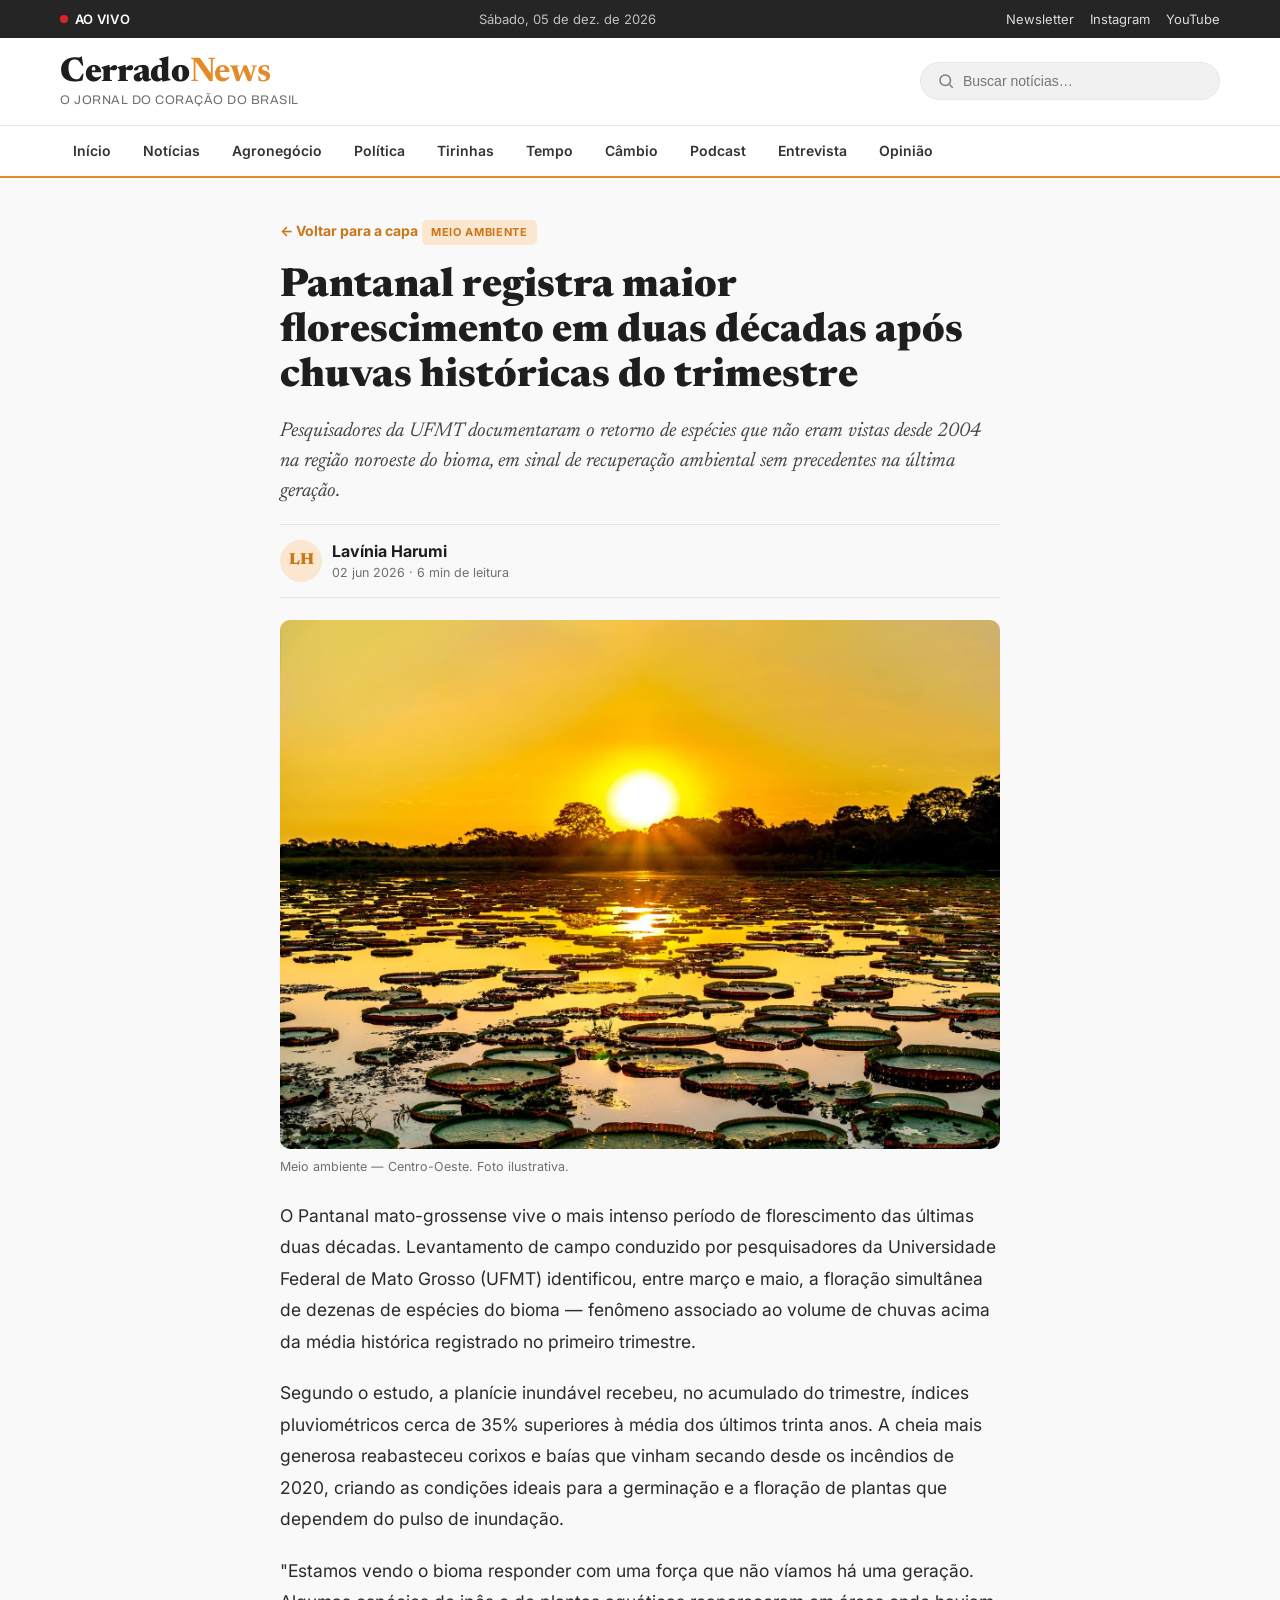
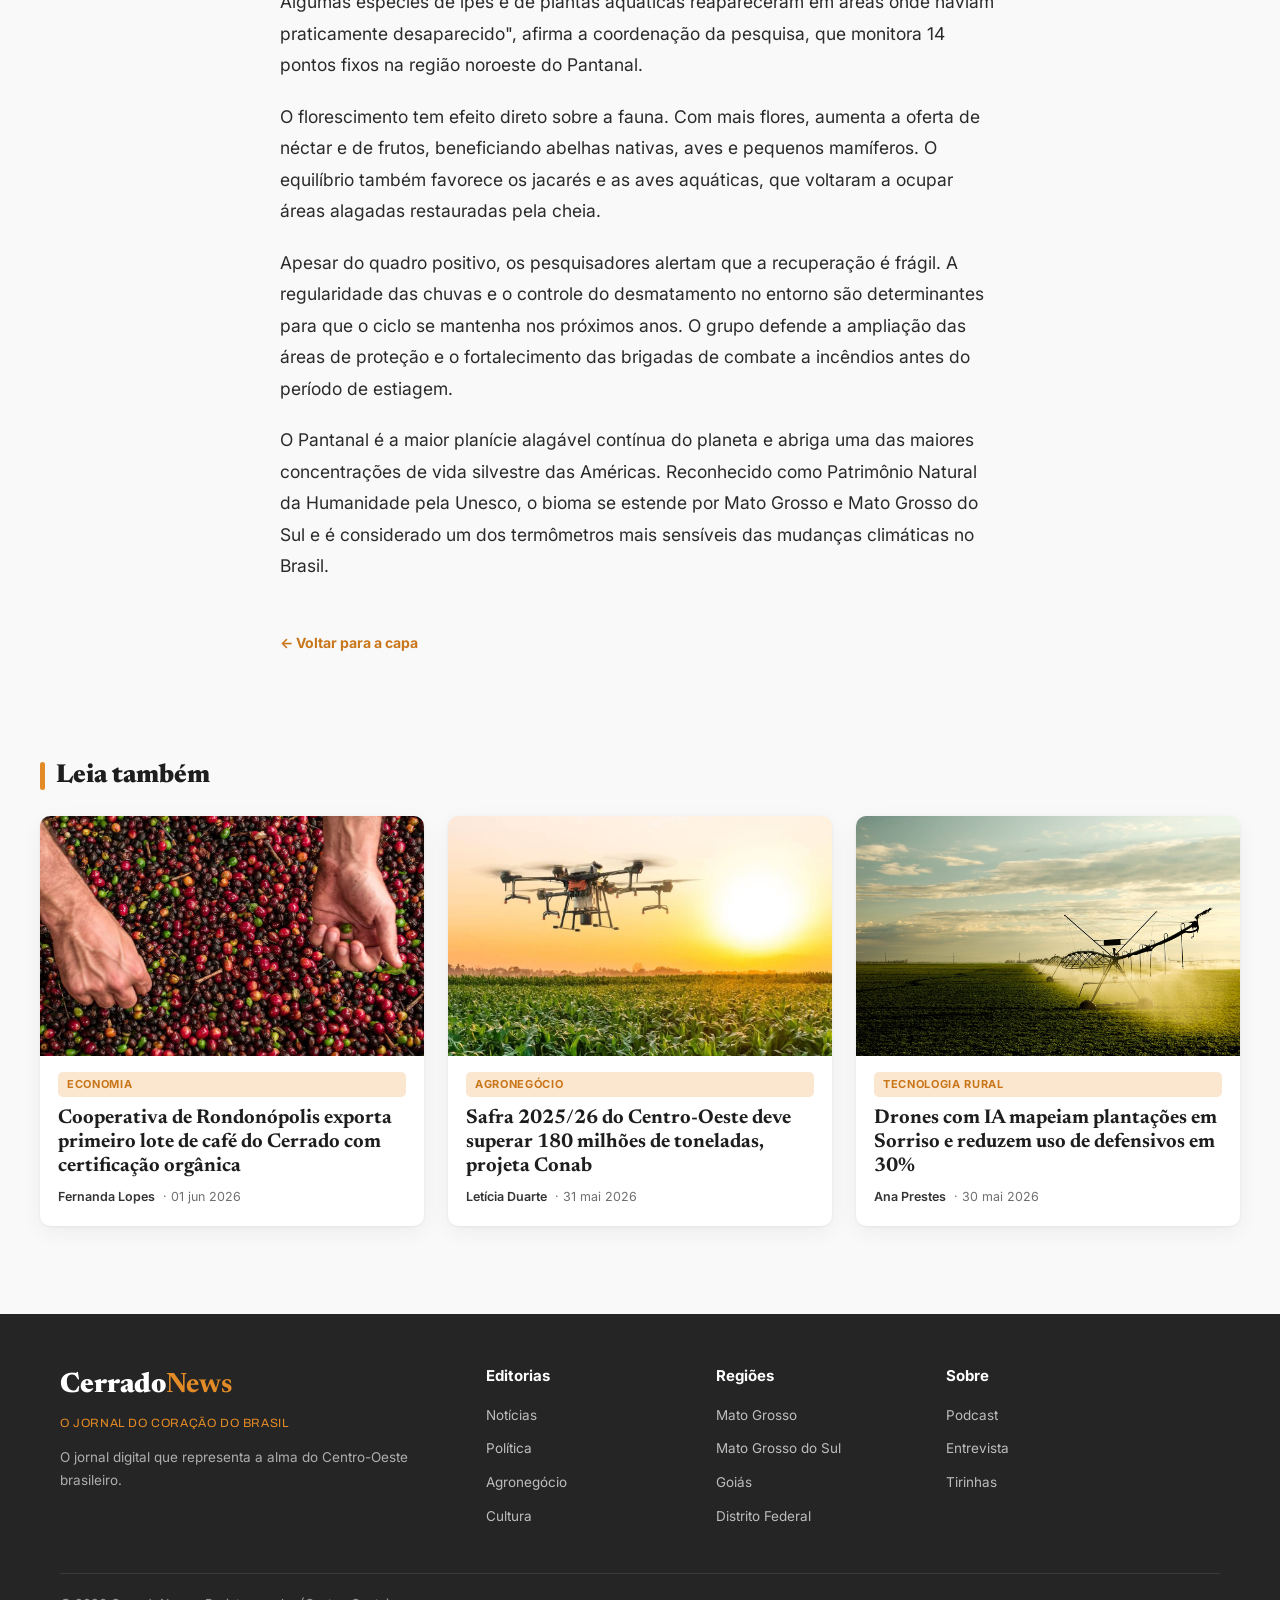
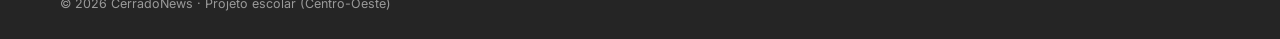
<file: noticia.html>
<!DOCTYPE html>
<html lang="pt-BR">
<head>
<meta charset="UTF-8">
<meta name="viewport" content="width=device-width, initial-scale=1.0">
<title>CerradoNews — Notícia</title>
<link rel="preconnect" href="https://fonts.googleapis.com">
<link rel="preconnect" href="https://fonts.gstatic.com" crossorigin>
<link href="https://fonts.googleapis.com/css2?family=Newsreader:ital,opsz,wght@0,6..72,400;0,6..72,500;0,6..72,700;0,6..72,800;1,6..72,400;1,6..72,500&family=Inter:wght@400;500;600;700;800&family=Archivo:wght@400;500;600&family=Spectral:wght@400;500;600&display=swap" rel="stylesheet">
<link rel="stylesheet" href="css/style.css">
<script src="js/style-inline.js"></script>
</head>
<body>
<div class="topbar"><div class="wrap">
  <span class="live"><span class="dot"></span> AO VIVO</span>
  <span class="date" id="topDate"></span>
  <div class="social"><a href="#">Newsletter</a><a href="#">Instagram</a><a href="#">YouTube</a></div>
</div></div>
<header class="masthead"><div class="wrap">
  <a class="brand" href="index.html"><span class="logo">Cerrado<b>News</b></span><span class="tagline">O Jornal do Coração do Brasil</span></a>
  <label class="search">
    <svg width="18" height="18" viewBox="0 0 24 24" fill="none" stroke="currentColor" stroke-width="2"><circle cx="11" cy="11" r="7"/><path d="m21 21-4.3-4.3"/></svg>
    <input type="text" id="searchInput" placeholder="Buscar notícias…" autocomplete="off">
  </label>
</div></header>
<nav class="nav"><div class="wrap">
  <a href="index.html">Início</a><a href="index.html#ultimas">Notícias</a><a href="index.html#destaques">Agronegócio</a>
  <a href="index.html#mais-lidas">Política</a><a href="tirinhas.html">Tirinhas</a><a href="index.html#tempo">Tempo</a>
  <a href="index.html#cambio">Câmbio</a><a href="podcast.html">Podcast</a><a href="entrevista.html">Entrevista</a><a href="index.html#opiniao">Opinião</a>
</div></nav>
<div id="searchPanel"><div class="wrap"><strong id="searchTitle"></strong><div id="searchResults"></div></div></div>

<main class="article" id="article"></main>

<section class="sec wrap">
  <div class="sec-head"><h2 class="sec-title">Leia também</h2></div>
  <div class="cards" id="related"></div>
</section>

<footer><div class="wrap">
  <div class="foot-grid">
    <div><div class="logo">Cerrado<b>News</b></div><div class="tagline">O Jornal do Coração do Brasil</div>
      <p class="desc">O jornal digital que representa a alma do Centro-Oeste brasileiro.</p></div>
    <div><h4>Editorias</h4><ul><li><a href="index.html#ultimas">Notícias</a></li><li><a href="index.html#mais-lidas">Política</a></li><li><a href="index.html#destaques">Agronegócio</a></li><li><a href="index.html#tirinhas">Cultura</a></li></ul></div>
    <div><h4>Regiões</h4><ul><li><a href="#">Mato Grosso</a></li><li><a href="#">Mato Grosso do Sul</a></li><li><a href="#">Goiás</a></li><li><a href="#">Distrito Federal</a></li></ul></div>
    <div><h4>Sobre</h4><ul><li><a href="podcast.html">Podcast</a></li><li><a href="entrevista.html">Entrevista</a></li><li><a href="tirinhas.html">Tirinhas</a></li></ul></div>
  </div>
  <div class="foot-bottom"><span>© 2026 CerradoNews · Projeto escolar (Centro-Oeste)</span></div>
</div></footer>

<script src="js/data.js"></script>
<script src="js/app.js"></script>
<script>
(function(){
  const id=new URLSearchParams(location.search).get("id");
  const a=ARTICLES.find(x=>x.id===id)||ARTICLES[0];
  document.title="CerradoNews — "+a.title;
  const initials=a.author.split(" ").map(w=>w[0]).slice(0,2).join("");
  document.getElementById("article").innerHTML=`
    <a class="back" href="index.html">← Voltar para a capa</a>
    <span class="cat">${a.category}</span>
    <h1>${a.title}</h1>
    <p class="lead">${a.lead}</p>
    <div class="byline"><div class="av">${initials}</div>
      <div><b>${a.author}</b>${a.role?" · "+a.role:""}<br><span class="meta">${a.date} · ${a.read} de leitura</span></div></div>
    <figure class="hero-img"><img src="${a.img}" alt=""></figure>
    <figcaption>${a.category} — Centro-Oeste. Foto ilustrativa.</figcaption>
    <div class="content">${a.body.map(p=>"<p>"+p+"</p>").join("")}</div>
    <a class="back" href="index.html" style="margin-top:30px">← Voltar para a capa</a>`;
  // relacionadas: mesma editoria ou aleatórias
  const rel=ARTICLES.filter(x=>x.id!==a.id&&x.slot!=="opiniao").sort(()=>Math.random()-.5).slice(0,3);
  document.getElementById("related").innerHTML=rel.map(x=>`
    <a class="card" href="noticia.html?id=${x.id}">
      <div class="ph"><img src="${x.img}" alt=""></div>
      <div class="body"><span class="cat">${x.category}</span><h3>${x.title}</h3>
      <div class="meta"><b>${x.author}</b> · ${x.date}</div></div></a>`).join("");
  window.scrollTo(0,0);
})();
</script>
</body>
</html>
</file>
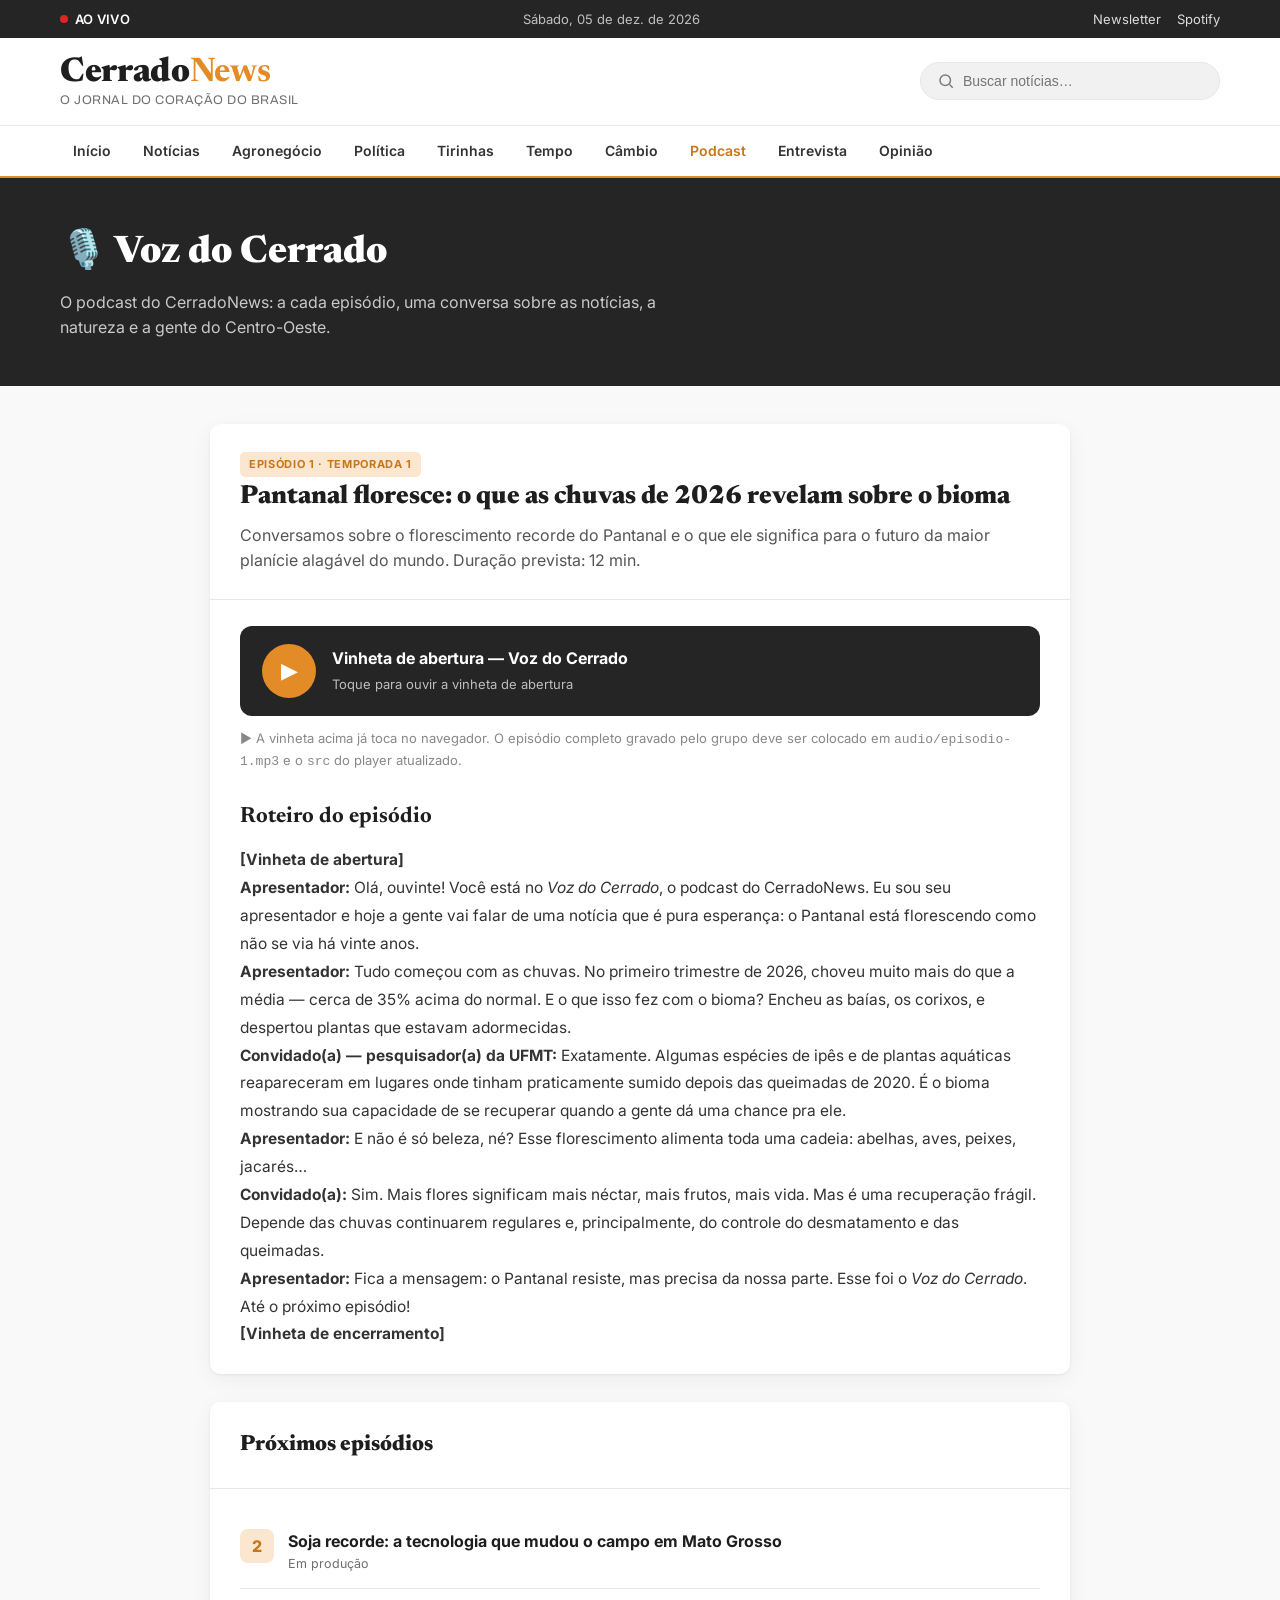
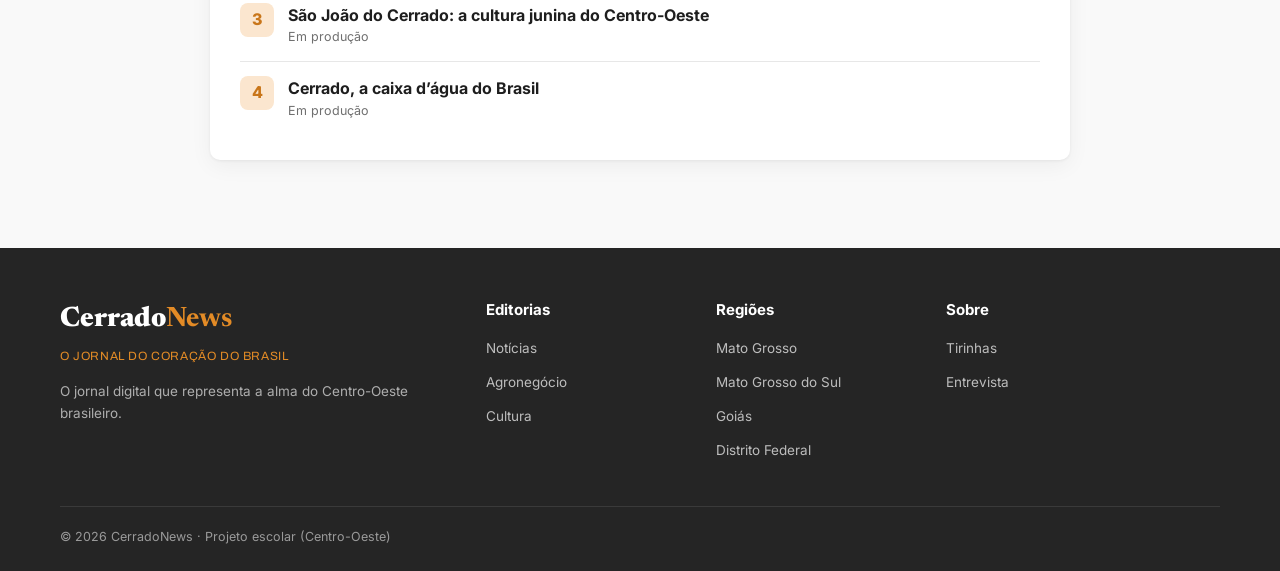
<file: podcast.html>
<!DOCTYPE html>
<html lang="pt-BR">
<head>
<meta charset="UTF-8">
<meta name="viewport" content="width=device-width, initial-scale=1.0">
<title>CerradoNews — Podcast Voz do Cerrado</title>
<link rel="preconnect" href="https://fonts.googleapis.com"><link rel="preconnect" href="https://fonts.gstatic.com" crossorigin>
<link href="https://fonts.googleapis.com/css2?family=Newsreader:ital,opsz,wght@0,6..72,400;0,6..72,700;0,6..72,800;1,6..72,400&family=Inter:wght@400;500;600;700;800&family=Archivo:wght@400;500;600&display=swap" rel="stylesheet">
<link rel="stylesheet" href="css/style.css">
<script src="js/style-inline.js"></script>
</head>
<body>
<div class="topbar"><div class="wrap"><span class="live"><span class="dot"></span> AO VIVO</span><span class="date" id="topDate"></span><div class="social"><a href="#">Newsletter</a><a href="#">Spotify</a></div></div></div>
<header class="masthead"><div class="wrap"><a class="brand" href="index.html"><span class="logo">Cerrado<b>News</b></span><span class="tagline">O Jornal do Coração do Brasil</span></a><label class="search"><svg width="18" height="18" viewBox="0 0 24 24" fill="none" stroke="currentColor" stroke-width="2"><circle cx="11" cy="11" r="7"/><path d="m21 21-4.3-4.3"/></svg><input type="text" id="searchInput" placeholder="Buscar notícias…"></label></div></header>
<nav class="nav"><div class="wrap"><a href="index.html">Início</a><a href="index.html#ultimas">Notícias</a><a href="index.html#destaques">Agronegócio</a><a href="index.html#mais-lidas">Política</a><a href="tirinhas.html">Tirinhas</a><a href="index.html#tempo">Tempo</a><a href="index.html#cambio">Câmbio</a><a href="podcast.html" class="active">Podcast</a><a href="entrevista.html">Entrevista</a><a href="index.html#opiniao">Opinião</a></div></nav>
<div id="searchPanel"><div class="wrap"><strong id="searchTitle"></strong><div id="searchResults"></div></div></div>

<section class="page-hero"><div class="wrap"><h1>🎙️ Voz do Cerrado</h1><p>O podcast do CerradoNews: a cada episódio, uma conversa sobre as notícias, a natureza e a gente do Centro-Oeste.</p></div></section>

<section class="sec wrap">
  <div class="media-card">
    <div class="head">
      <span class="cat">Episódio 1 · Temporada 1</span>
      <h2>Pantanal floresce: o que as chuvas de 2026 revelam sobre o bioma</h2>
      <p>Conversamos sobre o florescimento recorde do Pantanal e o que ele significa para o futuro da maior planície alagável do mundo. Duração prevista: 12 min.</p>
    </div>
    <div class="pad">
      <div class="audio-player">
        <button id="playBtn" aria-label="Tocar">▶</button>
        <div style="flex:1">
          <b style="display:block">Vinheta de abertura — Voz do Cerrado</b>
          <span style="font-size:13px;color:#bdbdbd" id="audioStatus">Toque para ouvir a vinheta de abertura</span>
        </div>
      </div>
      <audio id="audio" src="audio/vinheta.mp3" preload="auto"></audio>
      <p style="font-size:13px;color:#888;margin-top:12px">▶ A vinheta acima já toca no navegador. O episódio completo gravado pelo grupo deve ser colocado em <code>audio/episodio-1.mp3</code> e o <code>src</code> do player atualizado.</p>

      <h3 class="serif" style="font-size:22px;margin:28px 0 12px">Roteiro do episódio</h3>
      <div class="content" style="font-size:15.5px;line-height:1.8;color:#333">
        <p><b>[Vinheta de abertura]</b></p>
        <p><b>Apresentador:</b> Olá, ouvinte! Você está no <i>Voz do Cerrado</i>, o podcast do CerradoNews. Eu sou seu apresentador e hoje a gente vai falar de uma notícia que é pura esperança: o Pantanal está florescendo como não se via há vinte anos.</p>
        <p><b>Apresentador:</b> Tudo começou com as chuvas. No primeiro trimestre de 2026, choveu muito mais do que a média — cerca de 35% acima do normal. E o que isso fez com o bioma? Encheu as baías, os corixos, e despertou plantas que estavam adormecidas.</p>
        <p><b>Convidado(a) — pesquisador(a) da UFMT:</b> Exatamente. Algumas espécies de ipês e de plantas aquáticas reapareceram em lugares onde tinham praticamente sumido depois das queimadas de 2020. É o bioma mostrando sua capacidade de se recuperar quando a gente dá uma chance pra ele.</p>
        <p><b>Apresentador:</b> E não é só beleza, né? Esse florescimento alimenta toda uma cadeia: abelhas, aves, peixes, jacarés…</p>
        <p><b>Convidado(a):</b> Sim. Mais flores significam mais néctar, mais frutos, mais vida. Mas é uma recuperação frágil. Depende das chuvas continuarem regulares e, principalmente, do controle do desmatamento e das queimadas.</p>
        <p><b>Apresentador:</b> Fica a mensagem: o Pantanal resiste, mas precisa da nossa parte. Esse foi o <i>Voz do Cerrado</i>. Até o próximo episódio!</p>
        <p><b>[Vinheta de encerramento]</b></p>
      </div>
    </div>
  </div>

  <div class="media-card" style="margin-top:28px">
    <div class="head"><h2 style="font-size:22px">Próximos episódios</h2></div>
    <div class="pad">
      <div class="episode"><div class="n">2</div><div><b>Soja recorde: a tecnologia que mudou o campo em Mato Grosso</b><br><span class="meta">Em produção</span></div></div>
      <div class="episode"><div class="n">3</div><div><b>São João do Cerrado: a cultura junina do Centro-Oeste</b><br><span class="meta">Em produção</span></div></div>
      <div class="episode" style="border-bottom:0"><div class="n">4</div><div><b>Cerrado, a caixa d’água do Brasil</b><br><span class="meta">Em produção</span></div></div>
    </div>
  </div>
</section>

<footer><div class="wrap"><div class="foot-grid">
  <div><div class="logo">Cerrado<b>News</b></div><div class="tagline">O Jornal do Coração do Brasil</div><p class="desc">O jornal digital que representa a alma do Centro-Oeste brasileiro.</p></div>
  <div><h4>Editorias</h4><ul><li><a href="index.html#ultimas">Notícias</a></li><li><a href="index.html#destaques">Agronegócio</a></li><li><a href="index.html#tirinhas">Cultura</a></li></ul></div>
  <div><h4>Regiões</h4><ul><li><a href="#">Mato Grosso</a></li><li><a href="#">Mato Grosso do Sul</a></li><li><a href="#">Goiás</a></li><li><a href="#">Distrito Federal</a></li></ul></div>
  <div><h4>Sobre</h4><ul><li><a href="tirinhas.html">Tirinhas</a></li><li><a href="entrevista.html">Entrevista</a></li></ul></div>
</div><div class="foot-bottom"><span>© 2026 CerradoNews · Projeto escolar (Centro-Oeste)</span></div></div></footer>

<script src="js/data.js"></script><script src="js/app.js"></script>
<script>
const audio=document.getElementById("audio"),btn=document.getElementById("playBtn"),st=document.getElementById("audioStatus");
btn.addEventListener("click",()=>{ if(audio.paused){audio.play();btn.textContent="⏸";st.textContent="Tocando…";}else{audio.pause();btn.textContent="▶";st.textContent="Pausado";}});
audio.addEventListener("ended",()=>{btn.textContent="▶";st.textContent="Toque para ouvir a vinheta de abertura";});
</script>
</body>
</html>
</file>
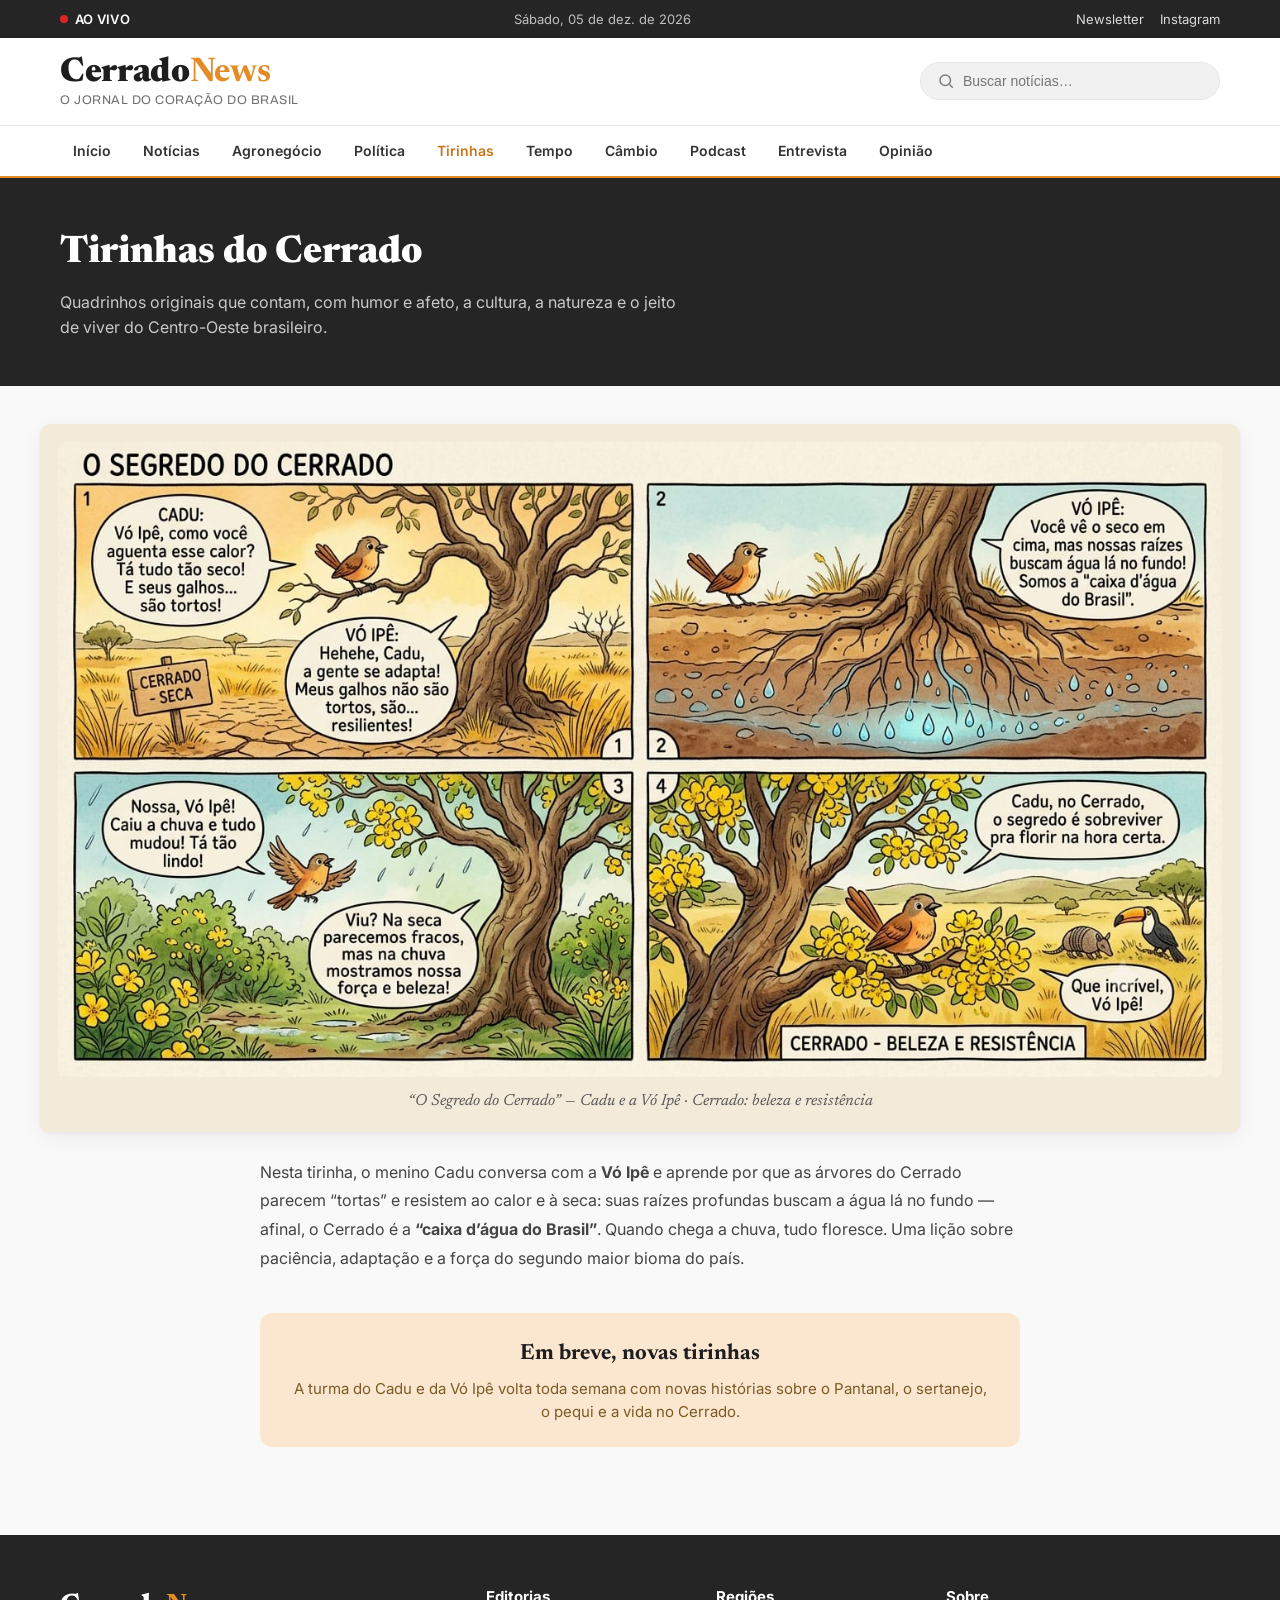
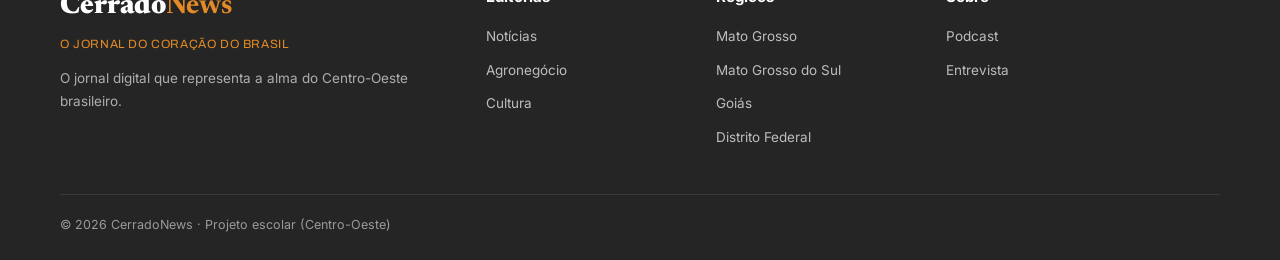
<file: tirinhas.html>
<!DOCTYPE html>
<html lang="pt-BR">
<head>
<meta charset="UTF-8">
<meta name="viewport" content="width=device-width, initial-scale=1.0">
<title>CerradoNews — Tirinhas</title>
<link rel="preconnect" href="https://fonts.googleapis.com"><link rel="preconnect" href="https://fonts.gstatic.com" crossorigin>
<link href="https://fonts.googleapis.com/css2?family=Newsreader:ital,opsz,wght@0,6..72,400;0,6..72,700;0,6..72,800;1,6..72,400&family=Inter:wght@400;500;600;700;800&family=Archivo:wght@400;500;600&display=swap" rel="stylesheet">
<link rel="stylesheet" href="css/style.css">
<script src="js/style-inline.js"></script>
</head>
<body>
<div class="topbar"><div class="wrap"><span class="live"><span class="dot"></span> AO VIVO</span><span class="date" id="topDate"></span><div class="social"><a href="#">Newsletter</a><a href="#">Instagram</a></div></div></div>
<header class="masthead"><div class="wrap"><a class="brand" href="index.html"><span class="logo">Cerrado<b>News</b></span><span class="tagline">O Jornal do Coração do Brasil</span></a><label class="search"><svg width="18" height="18" viewBox="0 0 24 24" fill="none" stroke="currentColor" stroke-width="2"><circle cx="11" cy="11" r="7"/><path d="m21 21-4.3-4.3"/></svg><input type="text" id="searchInput" placeholder="Buscar notícias…"></label></div></header>
<nav class="nav"><div class="wrap"><a href="index.html">Início</a><a href="index.html#ultimas">Notícias</a><a href="index.html#destaques">Agronegócio</a><a href="index.html#mais-lidas">Política</a><a href="tirinhas.html" class="active">Tirinhas</a><a href="index.html#tempo">Tempo</a><a href="index.html#cambio">Câmbio</a><a href="podcast.html">Podcast</a><a href="entrevista.html">Entrevista</a><a href="index.html#opiniao">Opinião</a></div></nav>
<div id="searchPanel"><div class="wrap"><strong id="searchTitle"></strong><div id="searchResults"></div></div></div>

<section class="page-hero"><div class="wrap"><h1>Tirinhas do Cerrado</h1><p>Quadrinhos originais que contam, com humor e afeto, a cultura, a natureza e o jeito de viver do Centro-Oeste brasileiro.</p></div></section>

<section class="sec wrap">
  <div class="tirinha-full">
    <img src="img/tirinha-1.png" alt="Tirinha O Segredo do Cerrado">
    <div class="cap">“O Segredo do Cerrado” — Cadu e a Vó Ipê · Cerrado: beleza e resistência</div>
  </div>
  <p style="max-width:760px;margin:0 auto 40px;color:#444;font-size:16px;line-height:1.8">
    Nesta tirinha, o menino Cadu conversa com a <b>Vó Ipê</b> e aprende por que as árvores do Cerrado parecem
    “tortas” e resistem ao calor e à seca: suas raízes profundas buscam a água lá no fundo — afinal, o Cerrado é a
    <b>“caixa d’água do Brasil”</b>. Quando chega a chuva, tudo floresce. Uma lição sobre paciência, adaptação e a
    força do segundo maior bioma do país.
  </p>

  <div style="max-width:760px;margin:0 auto;background:var(--orange-tint);border-radius:12px;padding:24px 28px;text-align:center">
    <h3 class="serif" style="font-size:22px;margin-bottom:6px">Em breve, novas tirinhas</h3>
    <p style="color:#7a5a25;font-size:15px">A turma do Cadu e da Vó Ipê volta toda semana com novas histórias sobre o Pantanal, o sertanejo, o pequi e a vida no Cerrado.</p>
  </div>
</section>

<footer><div class="wrap"><div class="foot-grid">
  <div><div class="logo">Cerrado<b>News</b></div><div class="tagline">O Jornal do Coração do Brasil</div><p class="desc">O jornal digital que representa a alma do Centro-Oeste brasileiro.</p></div>
  <div><h4>Editorias</h4><ul><li><a href="index.html#ultimas">Notícias</a></li><li><a href="index.html#destaques">Agronegócio</a></li><li><a href="index.html#tirinhas">Cultura</a></li></ul></div>
  <div><h4>Regiões</h4><ul><li><a href="#">Mato Grosso</a></li><li><a href="#">Mato Grosso do Sul</a></li><li><a href="#">Goiás</a></li><li><a href="#">Distrito Federal</a></li></ul></div>
  <div><h4>Sobre</h4><ul><li><a href="podcast.html">Podcast</a></li><li><a href="entrevista.html">Entrevista</a></li></ul></div>
</div><div class="foot-bottom"><span>© 2026 CerradoNews · Projeto escolar (Centro-Oeste)</span></div></div></footer>
<script src="js/data.js"></script><script src="js/app.js"></script>
</body>
</html>
</file>
<file: css/style.css>
/* ===========================================================
   CerradoNews — O Jornal do Coração do Brasil
   Paleta:  laranja #e38b26 | escuro #252525 | fundo #f9f9f9
   Fontes:  Newsreader (títulos) · Inter (texto) · Spectral (cotações)
   =========================================================== */

:root{
  --orange:#e38b26;
  --orange-dark:#c9761a;
  --orange-tint:#fbe6cf;
  --ink:#1e1e1e;
  --dark:#252525;
  --dark-2:#323232;
  --bg:#f9f9f9;
  --card:#ffffff;
  --muted:#6f6f6f;
  --line:#e7e7e7;
  --live:#e02424;
  --maxw:1200px;
  --radius:10px;
  --shadow:0 1px 3px rgba(0,0,0,.06),0 6px 22px rgba(0,0,0,.05);
}

*{box-sizing:border-box;margin:0;padding:0}
html{scroll-behavior:smooth;scroll-padding-top:140px}
body{
  font-family:"Inter",system-ui,Arial,sans-serif;
  background:var(--bg);
  color:var(--ink);
  line-height:1.55;
  -webkit-font-smoothing:antialiased;
}
img{display:block;max-width:100%}
a{color:inherit;text-decoration:none}
.wrap{max-width:var(--maxw);margin:0 auto;padding:0 20px}

h1,h2,h3,h4,.serif{font-family:"Newsreader","Georgia",serif}

/* ---------- TOPBAR ---------- */
.topbar{background:var(--dark);color:#dcdcdc;font-size:13px}
.topbar .wrap{display:flex;align-items:center;justify-content:space-between;height:38px}
.topbar a:hover{color:#fff}
.live{display:inline-flex;align-items:center;gap:7px;color:#fff;font-weight:600;letter-spacing:.02em}
.live .dot{width:8px;height:8px;border-radius:50%;background:var(--live);box-shadow:0 0 0 0 rgba(224,36,36,.6);animation:pulse 1.6s infinite}
@keyframes pulse{0%{box-shadow:0 0 0 0 rgba(224,36,36,.55)}70%{box-shadow:0 0 0 8px rgba(224,36,36,0)}100%{box-shadow:0 0 0 0 rgba(224,36,36,0)}}
.topbar .date{opacity:.85}
.topbar .social{display:flex;gap:16px}

/* ---------- HEADER / MASTHEAD ---------- */
.masthead{background:var(--card);border-bottom:1px solid var(--line)}
.masthead .wrap{display:flex;align-items:center;justify-content:space-between;gap:24px;padding:18px 20px}
.brand{display:flex;flex-direction:column;line-height:1}
.brand .logo{font-family:"Newsreader",serif;font-weight:800;font-size:34px;letter-spacing:-.01em;color:var(--ink)}
.brand .logo b{color:var(--orange)}
.brand .tagline{font-family:"Archivo",Inter,sans-serif;font-size:12.5px;color:var(--muted);margin-top:4px;letter-spacing:.04em;text-transform:uppercase}
.search{display:flex;align-items:center;gap:8px;background:#f1f1f1;border:1px solid var(--line);border-radius:999px;padding:9px 16px;min-width:300px}
.search input{border:0;background:transparent;outline:0;font-size:14px;width:100%;color:var(--ink)}
.search svg{flex:0 0 auto;opacity:.55}

/* ---------- NAV ---------- */
.nav{background:var(--card);border-bottom:2px solid var(--orange);position:sticky;top:0;z-index:50}
.nav .wrap{display:flex;align-items:center;gap:6px;height:50px;overflow-x:auto}
.nav a{
  font-size:14px;font-weight:600;color:#333;padding:8px 13px;border-radius:7px;white-space:nowrap;
  transition:.15s
}
.nav a:hover{background:var(--orange-tint);color:var(--orange-dark)}
.nav a.active{color:var(--orange-dark)}

/* ---------- SECTION TITLES ---------- */
.sec{padding:38px 0}
.sec-head{display:flex;align-items:center;justify-content:space-between;margin-bottom:20px}
.sec-title{font-size:26px;font-weight:800;position:relative;padding-left:16px}
.sec-title::before{content:"";position:absolute;left:0;top:6px;bottom:6px;width:5px;background:var(--orange);border-radius:3px}
.see-all{font-family:"Inter";font-size:13.5px;font-weight:700;color:var(--orange-dark)}
.see-all:hover{text-decoration:underline}

/* badges / meta */
.cat{display:inline-block;font-family:"Inter";font-size:11px;font-weight:700;text-transform:uppercase;letter-spacing:.06em;color:var(--orange-dark);background:var(--orange-tint);padding:4px 9px;border-radius:5px}
.meta{font-family:"Inter";font-size:12.5px;color:var(--muted);display:flex;gap:8px;align-items:center;flex-wrap:wrap}
.meta b{color:#333;font-weight:600}

/* ---------- HERO ---------- */
.hero{padding-top:30px}
.hero-grid{display:grid;grid-template-columns:1.55fr 1fr;gap:26px}
.feature{background:var(--card);border-radius:var(--radius);overflow:hidden;box-shadow:var(--shadow)}
.feature .ph{position:relative;aspect-ratio:16/9;overflow:hidden}
.feature .ph img{width:100%;height:100%;object-fit:cover;transition:.4s}
.feature:hover .ph img{transform:scale(1.04)}
.feature .body{padding:22px 24px 26px}
.feature h2{font-size:34px;line-height:1.14;margin:12px 0 12px;font-weight:800}
.feature p{color:#444;font-size:16px;margin-bottom:14px}
.feature .cat{position:absolute;top:14px;left:14px;background:var(--orange);color:#fff}

.side{display:flex;flex-direction:column;gap:18px}
.mini{display:grid;grid-template-columns:104px 1fr;gap:14px;background:var(--card);border-radius:var(--radius);overflow:hidden;box-shadow:var(--shadow);padding:0}
.mini .ph{width:104px;height:100%;min-height:104px;overflow:hidden}
.mini .ph img{width:100%;height:100%;object-fit:cover}
.mini .body{padding:12px 14px 12px 0;display:flex;flex-direction:column;gap:7px;justify-content:center}
.mini h3{font-size:17px;line-height:1.2;font-weight:700}
.mini:hover h3{color:var(--orange-dark)}

/* ---------- CARD GRID (Últimas) ---------- */
.cards{display:grid;grid-template-columns:repeat(3,1fr);gap:24px}
.card{background:var(--card);border-radius:var(--radius);overflow:hidden;box-shadow:var(--shadow);display:flex;flex-direction:column}
.card .ph{aspect-ratio:16/10;overflow:hidden}
.card .ph img{width:100%;height:100%;object-fit:cover;transition:.4s}
.card:hover .ph img{transform:scale(1.05)}
.card .body{padding:16px 18px 20px;display:flex;flex-direction:column;gap:9px;flex:1}
.card h3{font-size:20px;line-height:1.2;font-weight:700}
.card:hover h3{color:var(--orange-dark)}
.card p{color:#555;font-size:14px;flex:1}

/* ---------- DESTAQUES (list) ---------- */
.list-row{display:grid;grid-template-columns:240px 1fr;gap:20px;padding:20px 0;border-bottom:1px solid var(--line)}
.list-row:first-child{padding-top:0}
.list-row .ph{aspect-ratio:16/10;border-radius:8px;overflow:hidden}
.list-row .ph img{width:100%;height:100%;object-fit:cover;transition:.4s}
.list-row:hover .ph img{transform:scale(1.05)}
.list-row .body{display:flex;flex-direction:column;gap:9px}
.list-row h3{font-size:22px;line-height:1.2;font-weight:700}
.list-row:hover h3{color:var(--orange-dark)}
.list-row p{color:#555;font-size:14.5px}

/* ---------- LOWER GRID (Mais lidas + widgets) ---------- */
.lower{display:grid;grid-template-columns:1.4fr 1fr;gap:30px;align-items:start}
.ranked{counter-reset:rk}
.ranked .item{display:grid;grid-template-columns:46px 1fr;gap:14px;padding:16px 0;border-bottom:1px solid var(--line)}
.ranked .item:first-child{padding-top:0}
.ranked .num{counter-increment:rk;font-family:"Newsreader",serif;font-size:40px;font-weight:800;color:var(--orange);line-height:1}
.ranked .num::before{content:counter(rk)}
.ranked h3{font-size:18px;line-height:1.22;font-weight:700;margin-bottom:5px}
.ranked .item:hover h3{color:var(--orange-dark)}

/* widgets (dark cards) */
.widget{background:var(--dark);color:#f3f3f3;border-radius:14px;padding:22px;margin-bottom:24px;box-shadow:var(--shadow)}
.widget h3{font-size:20px;font-weight:800;color:#fff;margin-bottom:4px}
.widget .sub{font-size:12.5px;color:#b9b9b9;margin-bottom:16px}

/* weather */
.wx-tabs{display:flex;gap:7px;flex-wrap:wrap;margin-bottom:18px}
.wx-tabs button{font-family:"Inter";font-size:12.5px;font-weight:600;color:#dcdcdc;background:var(--dark-2);border:1px solid #444;border-radius:999px;padding:6px 13px;cursor:pointer;transition:.15s}
.wx-tabs button.active,.wx-tabs button:hover{background:var(--orange);border-color:var(--orange);color:#fff}
.wx-now{display:flex;align-items:center;gap:18px;margin-bottom:18px}
.wx-now .ico{font-size:46px;line-height:1}
.wx-temp{font-family:"Newsreader",serif;font-size:58px;font-weight:800;line-height:.9}
.wx-temp span{font-size:24px;vertical-align:top}
.wx-desc{font-size:14px;color:#cfcfcf}
.wx-desc .city{font-weight:700;color:#fff}
.wx-stats{display:flex;gap:26px;margin-bottom:18px}
.wx-stats div{font-size:13px;color:#bdbdbd}
.wx-stats b{display:block;font-family:"Newsreader",serif;font-size:22px;color:#fff;font-weight:700}
.wx-forecast{display:grid;grid-template-columns:repeat(4,1fr);gap:8px;border-top:1px solid #3a3a3a;padding-top:14px}
.wx-forecast .d{text-align:center;font-size:12px;color:#bdbdbd}
.wx-forecast .d .e{font-size:22px;margin:3px 0}
.wx-forecast .d b{color:#fff;font-size:13px}

/* currency */
.fx-row{display:flex;align-items:center;justify-content:space-between;padding:13px 0;border-bottom:1px solid #3a3a3a}
.fx-row:last-child{border-bottom:0}
.fx-name{display:flex;align-items:center;gap:11px;font-size:14px}
.fx-name .sym{width:34px;height:34px;border-radius:50%;background:var(--dark-2);display:grid;place-items:center;font-size:16px;font-weight:700;color:var(--orange)}
.fx-val{text-align:right;font-family:"Spectral",serif}
.fx-val .price{font-size:18px;font-weight:600;color:#fff}
.fx-val .chg{font-size:12px;font-family:"Inter"}
.up{color:#4ade80}.down{color:#f87171}
.fx-foot{font-size:11px;color:#9a9a9a;margin-top:14px;text-align:right}

/* ---------- TIRINHAS ---------- */
.strip{background:var(--card);border-radius:var(--radius);box-shadow:var(--shadow);overflow:hidden;display:grid;grid-template-columns:1.4fr 1fr}
.strip .ph{background:#f3ead9}
.strip .ph img{width:100%;height:100%;object-fit:contain}
.strip .body{padding:30px 32px;display:flex;flex-direction:column;justify-content:center;gap:12px}
.strip .body h3{font-size:28px;font-weight:800}
.strip .body p{color:#555;font-size:15px}

/* ---------- OPINIÃO ---------- */
.op-grid{display:grid;grid-template-columns:repeat(3,1fr);gap:24px}
.op{background:var(--card);border-radius:var(--radius);box-shadow:var(--shadow);padding:24px;border-top:4px solid var(--orange)}
.op .who{display:flex;align-items:center;gap:12px;margin-bottom:14px}
.op .av{width:46px;height:46px;border-radius:50%;background:var(--orange-tint);color:var(--orange-dark);display:grid;place-items:center;font-weight:800;font-family:"Newsreader",serif;font-size:20px}
.op .who b{font-size:15px;display:block}
.op .who span{font-size:12px;color:var(--muted)}
.op h3{font-size:21px;line-height:1.25;font-weight:700;margin-bottom:10px}
.op:hover h3{color:var(--orange-dark)}
.op p{font-size:14px;color:#555}

/* ---------- FOOTER ---------- */
footer{background:var(--dark);color:#cfcfcf;margin-top:50px;padding:50px 0 26px}
.foot-grid{display:grid;grid-template-columns:2fr 1fr 1fr 1.4fr;gap:34px}
footer .logo{font-family:"Newsreader",serif;font-weight:800;font-size:28px;color:#fff}
footer .logo b{color:var(--orange)}
footer .tagline{font-family:"Archivo",Inter;font-size:12px;text-transform:uppercase;letter-spacing:.05em;color:var(--orange);margin:6px 0 14px}
footer p.desc{font-size:13.5px;line-height:1.65;color:#aeaeae;max-width:380px}
footer h4{color:#fff;font-size:15px;margin-bottom:14px;font-family:"Inter";font-weight:700}
footer ul{list-style:none}
footer li{margin-bottom:9px}
footer li a{font-size:13.5px;color:#bdbdbd}
footer li a:hover{color:var(--orange)}
.news-form{display:flex;gap:8px;margin-top:12px}
.news-form input{flex:1;border:0;border-radius:7px;padding:11px 13px;font-size:13px}
.news-form button{background:var(--orange);color:#fff;border:0;border-radius:7px;padding:0 16px;font-weight:700;cursor:pointer;font-size:13px}
.foot-bottom{border-top:1px solid #3a3a3a;margin-top:36px;padding-top:20px;display:flex;justify-content:space-between;flex-wrap:wrap;gap:10px;font-size:12.5px;color:#9a9a9a}

/* ---------- SEARCH RESULTS ---------- */
#searchPanel{display:none;background:var(--card);border-bottom:1px solid var(--line)}
#searchPanel.open{display:block}
#searchPanel .wrap{padding:20px}
#searchResults{display:grid;gap:10px;margin-top:8px}
.sr{display:grid;grid-template-columns:90px 1fr;gap:14px;padding:10px;border:1px solid var(--line);border-radius:8px}
.sr img{width:90px;height:60px;object-fit:cover;border-radius:6px}
.sr h4{font-size:16px}
.sr span{font-size:12px;color:var(--muted)}

/* ---------- ARTICLE PAGE ---------- */
.article{max-width:760px;margin:40px auto;padding:0 20px}
.article .cat{margin-bottom:14px}
.article h1{font-size:40px;line-height:1.12;font-weight:800;margin-bottom:16px}
.article .lead{font-size:20px;color:#444;line-height:1.5;margin-bottom:18px;font-family:"Newsreader",serif;font-style:italic}
.article .byline{display:flex;gap:10px;align-items:center;border-top:1px solid var(--line);border-bottom:1px solid var(--line);padding:14px 0;margin-bottom:22px}
.article .byline .av{width:42px;height:42px;border-radius:50%;background:var(--orange-tint);color:var(--orange-dark);display:grid;place-items:center;font-weight:800;font-family:"Newsreader",serif}
.article .hero-img{border-radius:var(--radius);overflow:hidden;margin-bottom:8px}
.article .hero-img img{width:100%}
.article figcaption{font-size:12.5px;color:var(--muted);margin-bottom:24px}
.article .content p{font-size:17.5px;line-height:1.8;margin-bottom:20px;color:#2a2a2a}
.article .content h2{font-size:26px;margin:30px 0 12px}
.article .content blockquote{border-left:4px solid var(--orange);padding:6px 0 6px 20px;margin:24px 0;font-family:"Newsreader",serif;font-size:21px;font-style:italic;color:#333}
.back{display:inline-flex;gap:8px;align-items:center;color:var(--orange-dark);font-weight:700;font-size:14px;margin-bottom:24px}

/* ---------- SUBPAGE HEADER ---------- */
.page-hero{background:var(--dark);color:#fff;padding:46px 0}
.page-hero h1{font-size:38px;font-weight:800}
.page-hero p{color:#c9c9c9;margin-top:8px;max-width:620px}

/* podcast / video */
.media-card{background:var(--card);border-radius:var(--radius);box-shadow:var(--shadow);overflow:hidden;max-width:860px;margin:0 auto}
.media-card .head{padding:26px 30px;border-bottom:1px solid var(--line)}
.media-card .head h2{font-size:26px;font-weight:800}
.media-card .head p{color:#555;margin-top:6px}
.media-card .pad{padding:26px 30px}
.video-frame{aspect-ratio:16/9;background:#000}
.video-frame iframe{width:100%;height:100%;border:0}
.audio-player{display:flex;align-items:center;gap:16px;background:var(--dark);color:#fff;border-radius:12px;padding:18px 22px}
.audio-player button{width:54px;height:54px;border-radius:50%;border:0;background:var(--orange);color:#fff;font-size:22px;cursor:pointer;flex:0 0 auto}
.episode{display:flex;gap:14px;padding:14px 0;border-bottom:1px solid var(--line)}
.episode .n{width:34px;height:34px;border-radius:8px;background:var(--orange-tint);color:var(--orange-dark);display:grid;place-items:center;font-weight:800}
.tirinha-full{background:#f3ead9;border-radius:var(--radius);padding:18px;box-shadow:var(--shadow);margin-bottom:26px}
.tirinha-full img{margin:0 auto;border-radius:6px}
.tirinha-full .cap{text-align:center;font-family:"Newsreader",serif;font-style:italic;color:#555;margin-top:12px}

/* ---------- RESPONSIVE ---------- */
@media(max-width:920px){
  .hero-grid,.lower,.strip{grid-template-columns:1fr}
  .cards,.op-grid{grid-template-columns:1fr 1fr}
  .foot-grid{grid-template-columns:1fr 1fr}
  .feature h2{font-size:28px}
}
@media(max-width:620px){
  .masthead .wrap{flex-direction:column;align-items:flex-start;gap:12px}
  .search{min-width:0;width:100%}
  .cards,.op-grid,.foot-grid{grid-template-columns:1fr}
  .list-row{grid-template-columns:1fr}
  .feature h2{font-size:24px}
  .article h1{font-size:30px}
  .topbar .social{display:none}
  .sec-title{font-size:22px}
}
</file>
